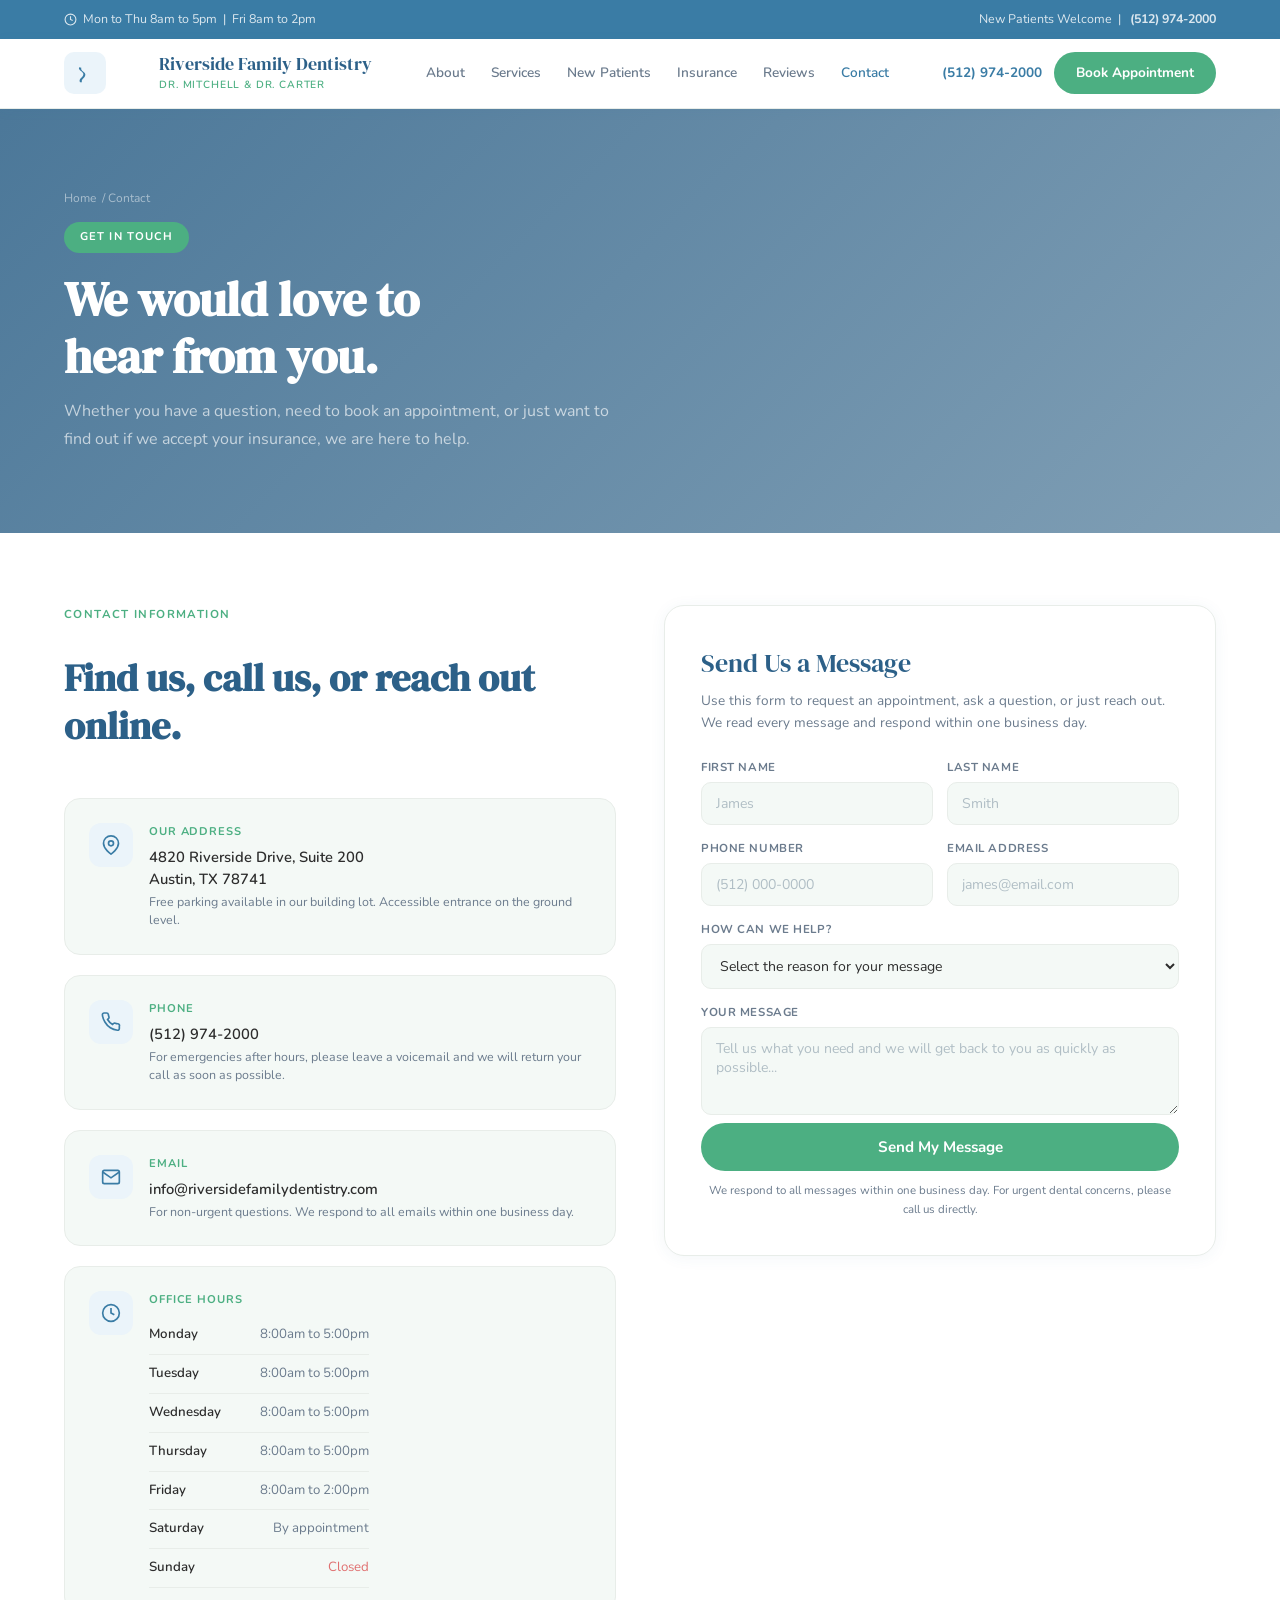
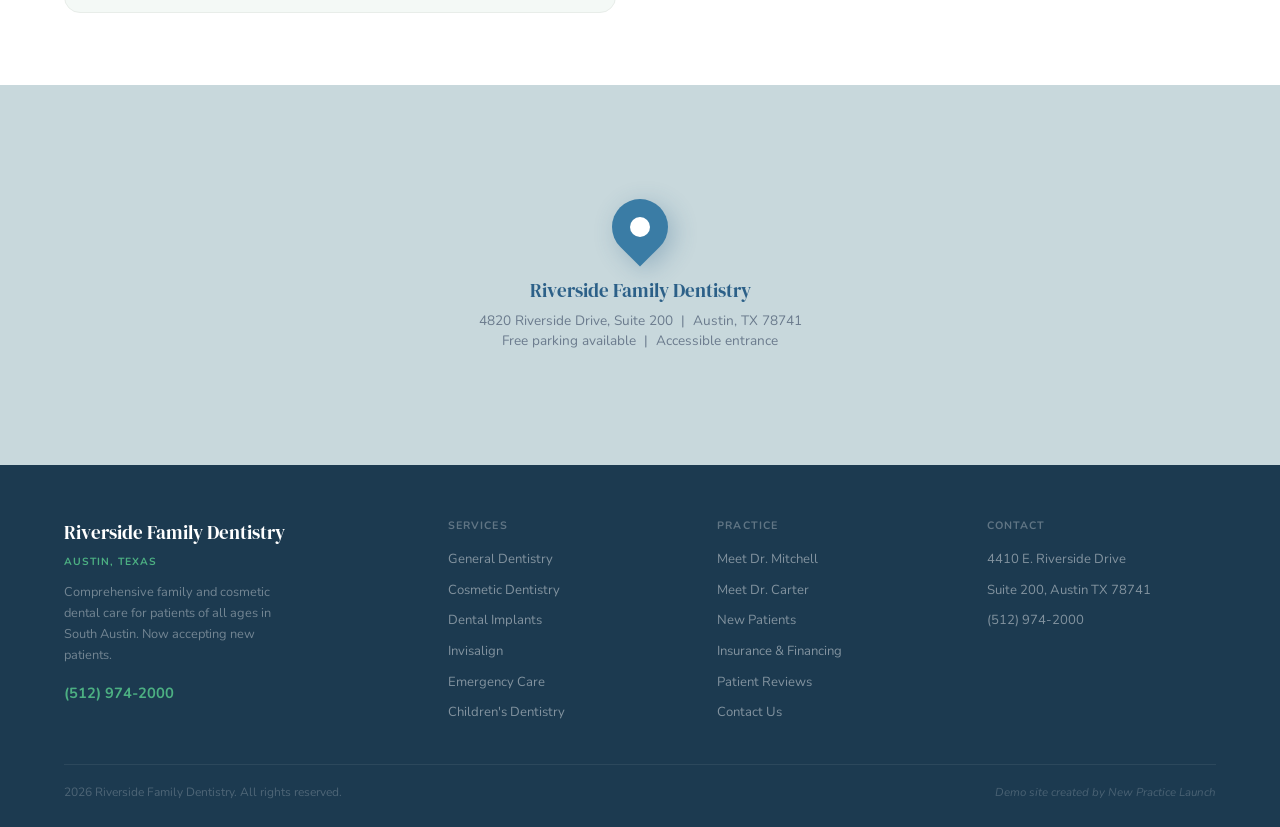
<file: contact/index.html>
<!DOCTYPE html>
<html lang="en">
<head>
  <meta charset="UTF-8">
  <meta name="viewport" content="width=device-width, initial-scale=1.0">
  <title>Contact Us | Riverside Family Dentistry | Austin, TX</title>
  <meta name="description" content="Contact Riverside Family Dentistry in Austin, TX. Call (512) 974-2000 or book online. Located at 4820 Riverside Drive, Suite 200, Austin TX 78741.">
  <link rel="preconnect" href="https://fonts.googleapis.com">
  <link href="https://fonts.googleapis.com/css2?family=DM+Serif+Display:ital@0;1&family=Nunito:wght@300;400;500;600;700&display=swap" rel="stylesheet">
  <link rel="stylesheet" href="../shared.css">
  <style>
    .contact-grid { display: grid; grid-template-columns: 1fr 1fr; gap: 48px; align-items: start; }
    .contact-info { display: flex; flex-direction: column; gap: 20px; }
    .contact-card { background: var(--alt); border-radius: 16px; padding: 24px; border: 1px solid var(--border); display: flex; gap: 16px; align-items: flex-start; }
    .contact-card-icon { width: 44px; height: 44px; background: var(--blue-lt); border-radius: 12px; display: flex; align-items: center; justify-content: center; color: var(--blue); flex-shrink: 0; }
    .contact-card-label { font-size: 0.7rem; font-weight: 700; text-transform: uppercase; letter-spacing: 0.08em; color: var(--green); margin-bottom: 4px; }
    .contact-card-val { font-size: 0.92rem; color: var(--text); font-weight: 600; line-height: 1.5; }
    .contact-card-sub { font-size: 0.78rem; color: var(--muted); margin-top: 3px; line-height: 1.5; }
    .hours-grid { display: flex; flex-direction: column; gap: 0; margin-top: 6px; }
    .hours-row { display: flex; justify-content: space-between; align-items: center; font-size: 0.83rem; padding: 8px 0; border-bottom: 1px solid var(--border); gap: 16px; }
    .hours-day { color: var(--text); font-weight: 600; min-width: 95px; flex-shrink: 0; }
    .hours-time { color: var(--muted); text-align: right; }
    .hours-time.closed { color: #E07070; }
    .form-card { background: var(--white); border-radius: 20px; padding: 36px; border: 1px solid var(--border); box-shadow: 0 2px 16px rgba(44,96,136,0.06); }
    .form-title { font-family: 'DM Serif Display', serif; font-size: 1.6rem; color: var(--blue-dark); margin-bottom: 6px; }
    .form-sub { font-size: 0.85rem; color: var(--muted); margin-bottom: 24px; line-height: 1.6; }
    .form-grid { display: grid; grid-template-columns: 1fr 1fr; gap: 14px; }
    .fg { display: flex; flex-direction: column; gap: 5px; }
    .fg.full { grid-column: 1 / -1; }
    .fg label { font-size: 0.72rem; font-weight: 700; color: var(--muted); letter-spacing: 0.05em; text-transform: uppercase; }
    .fg input, .fg select, .fg textarea { padding: 11px 14px; border-radius: 10px; border: 1.5px solid var(--border); background: var(--alt); font-family: 'Nunito', sans-serif; font-size: 0.88rem; color: var(--text); outline: none; transition: border-color 0.2s; width: 100%; }
    .fg input:focus, .fg select:focus, .fg textarea:focus { border-color: var(--blue); }
    .fg input::placeholder, .fg textarea::placeholder { color: #B0BEC5; }
    .fg textarea { resize: vertical; min-height: 88px; }
    .form-submit { width: 100%; background: var(--green); color: var(--white); font-family: 'Nunito', sans-serif; font-size: 0.95rem; font-weight: 700; padding: 14px; border-radius: 100px; border: none; cursor: pointer; margin-top: 8px; transition: background 0.2s; }
    .form-submit:hover { background: #3D9E70; }
    .form-note { font-size: 0.72rem; color: var(--muted); text-align: center; margin-top: 10px; }
    .map-section { background: var(--alt); padding: 0; height: 380px; background: #C8D8DC; display: flex; align-items: center; justify-content: center; }
    .map-inner { text-align: center; }
    .map-pin-wrap { width: 56px; height: 56px; background: var(--blue); border-radius: 50% 50% 50% 0; transform: rotate(-45deg); margin: 0 auto 20px; display: flex; align-items: center; justify-content: center; box-shadow: 0 8px 24px rgba(44,96,136,0.3); }
    .map-pin-dot { width: 20px; height: 20px; background: var(--white); border-radius: 50%; transform: rotate(45deg); }
    .map-name { font-family: 'DM Serif Display', serif; font-size: 1.2rem; color: var(--blue-dark); margin-bottom: 4px; }
    .map-addr { font-size: 0.85rem; color: var(--muted); line-height: 1.5; }
    @media (max-width: 1024px) { .contact-grid { grid-template-columns: 1fr; } }
    @media (max-width: 768px) { .form-grid { grid-template-columns: 1fr; } .form-card { padding: 24px; } }
  </style>
<link rel="icon" type="image/svg+xml" href="data:image/svg+xml,%3Csvg xmlns='http://www.w3.org/2000/svg' viewBox='0 0 120 120'%3E%3Crect width='120' height='120' rx='24' fill='%232C6088'/%3E%3Cpath d='M25 25C15 45 55 50 50 70C46 88 20 92 30 115L42 115C35 98 58 92 62 72C66 52 30 48 38 28Z' fill='%23FFFFFF'/%3E%3C/svg%3E">
</head>
<body>

<div class="topbar">
  <span><svg width="13" height="13" fill="none" stroke="currentColor" stroke-width="2" viewBox="0 0 24 24"><circle cx="12" cy="12" r="10"/><polyline points="12 6 12 12 16 14"/></svg> Mon to Thu 8am to 5pm &nbsp;|&nbsp; Fri 8am to 2pm</span>
  <span>New Patients Welcome &nbsp;|&nbsp; <span class="topbar-phone">(512) 974-2000</span></span>
</div>

<nav class="nav">
  <a href="../index.html" class="nav-logo-wrap" style="text-decoration:none;color:inherit;">
    <div class="nav-logo-icon"><svg width="20" height="20" viewBox="0 0 120 120"><path d="M25 25C15 45 55 50 50 70C46 88 20 92 30 115L42 115C35 98 58 92 62 72C66 52 30 48 38 28Z" fill="#3A7CA5"/></svg></div>
    <div>
      <div class="nav-logo-name"><a href="../index.html">Riverside Family Dentistry</a></div>
      <div class="nav-logo-sub">Dr. Mitchell &amp; Dr. Carter</div>
    </div>
  </a>
<div class="nav-links">
    <a href="../about/">About</a>
    <a href="../services/">Services</a>
    <a href="../new-patients/">New Patients</a>
    <a href="../index.html#insurance">Insurance</a>
    <a href="../index.html#reviews">Reviews</a>
    <a href="index.html" class="active">Contact</a>
  </div>
  <div class="nav-right">
    <a href="tel:5129742000" class="nav-tel">(512) 974-2000</a>
    <a href="../contact/" class="nav-book">Book Appointment</a>
    <button class="nav-hamburger" id="hamburger" aria-label="Open menu">
        <span></span>
        <span></span>
        <span></span>
      </button>
  </div>
</nav>
  <!-- MOBILE NAV -->
  <div class="mobile-nav" id="mobileNav">
    <a href="../about/" onclick="closeMobileNav()">About</a>
    <a href="../services/" onclick="closeMobileNav()">Services</a>
    <a href="../new-patients/" onclick="closeMobileNav()">New Patients</a>
    <a href="../index.html#insurance" onclick="closeMobileNav()">Insurance</a>
    <a href="../index.html#reviews" onclick="closeMobileNav()">Reviews</a>
    <a href="../contact/" onclick="closeMobileNav()">Contact</a>
    <a href="../contact/" class="mobile-nav-book" onclick="closeMobileNav()">Book Appointment</a>
  </div>

<div class="page-hero">
  <div class="page-hero-breadcrumb"><a href="../index.html">Home</a> / Contact</div>
  <div class="page-hero-tag">Get in Touch</div>
  <h1>We would love to<br>hear from you.</h1>
  <p>Whether you have a question, need to book an appointment, or just want to find out if we accept your insurance, we are here to help.</p>
</div>

<section class="section" style="background:var(--white);">
  <div class="contact-grid">
    <div class="contact-info">
      <span class="sec-label">Contact Information</span>
      <h2 class="sec-h2" style="margin-bottom:28px;">Find us, call us, or reach out online.</h2>

      <div class="contact-card">
        <div class="contact-card-icon">
          <svg width="20" height="20" fill="none" stroke="currentColor" stroke-width="2" viewBox="0 0 24 24"><path d="M21 10c0 7-9 13-9 13s-9-6-9-13a9 9 0 0 1 18 0z"/><circle cx="12" cy="10" r="3"/></svg>
        </div>
        <div>
          <div class="contact-card-label">Our Address</div>
          <div class="contact-card-val">4820 Riverside Drive, Suite 200<br>Austin, TX 78741</div>
          <div class="contact-card-sub">Free parking available in our building lot. Accessible entrance on the ground level.</div>
        </div>
      </div>

      <div class="contact-card">
        <div class="contact-card-icon">
          <svg width="20" height="20" fill="none" stroke="currentColor" stroke-width="2" viewBox="0 0 24 24"><path d="M22 16.92v3a2 2 0 0 1-2.18 2 19.79 19.79 0 0 1-8.63-3.07A19.5 19.5 0 0 1 4.69 12a19.79 19.79 0 0 1-3-8.59A2 2 0 0 1 3.77 1.2h3a2 2 0 0 1 2 1.72c.127.96.361 1.903.7 2.81a2 2 0 0 1-.45 2.11L7.91 8.96a16 16 0 0 0 6 6l1.12-1.12a2 2 0 0 1 2.11-.45c.907.339 1.85.573 2.81.7A2 2 0 0 1 22 16.92z"/></svg>
        </div>
        <div>
          <div class="contact-card-label">Phone</div>
          <div class="contact-card-val">(512) 974-2000</div>
          <div class="contact-card-sub">For emergencies after hours, please leave a voicemail and we will return your call as soon as possible.</div>
        </div>
      </div>

      <div class="contact-card">
        <div class="contact-card-icon">
          <svg width="20" height="20" fill="none" stroke="currentColor" stroke-width="2" viewBox="0 0 24 24"><path d="M4 4h16c1.1 0 2 .9 2 2v12c0 1.1-.9 2-2 2H4c-1.1 0-2-.9-2-2V6c0-1.1.9-2 2-2z"/><polyline points="22,6 12,13 2,6"/></svg>
        </div>
        <div>
          <div class="contact-card-label">Email</div>
          <div class="contact-card-val">info@riversidefamilydentistry.com</div>
          <div class="contact-card-sub">For non-urgent questions. We respond to all emails within one business day.</div>
        </div>
      </div>

      <div class="contact-card">
        <div class="contact-card-icon">
          <svg width="20" height="20" fill="none" stroke="currentColor" stroke-width="2" viewBox="0 0 24 24"><circle cx="12" cy="12" r="10"/><polyline points="12 6 12 12 16 14"/></svg>
        </div>
        <div>
          <div class="contact-card-label">Office Hours</div>
          <div class="hours-grid">
            <div class="hours-row"><span class="hours-day">Monday</span><span class="hours-time">8:00am to 5:00pm</span></div>
            <div class="hours-row"><span class="hours-day">Tuesday</span><span class="hours-time">8:00am to 5:00pm</span></div>
            <div class="hours-row"><span class="hours-day">Wednesday</span><span class="hours-time">8:00am to 5:00pm</span></div>
            <div class="hours-row"><span class="hours-day">Thursday</span><span class="hours-time">8:00am to 5:00pm</span></div>
            <div class="hours-row"><span class="hours-day">Friday</span><span class="hours-time">8:00am to 2:00pm</span></div>
            <div class="hours-row"><span class="hours-day">Saturday</span><span class="hours-time">By appointment</span></div>
            <div class="hours-row"><span class="hours-day">Sunday</span><span class="hours-time closed">Closed</span></div>
          </div>
        </div>
      </div>
    </div>

    <div class="form-card">
      <div class="form-title">Send Us a Message</div>
      <p class="form-sub">Use this form to request an appointment, ask a question, or just reach out. We read every message and respond within one business day.</p>
      <form action="https://usebasin.com/f/c9396bad8f2e" method="POST">
      <input type="hidden" name="_subject" value="New Message - Contact Page">
      <div class="form-grid">
        <div class="fg"><label>First Name</label><input type="text" name="first_name" placeholder="James" required></div>
        <div class="fg"><label>Last Name</label><input type="text" name="last_name" placeholder="Smith" required></div>
        <div class="fg"><label>Phone Number</label><input type="tel" name="phone" placeholder="(512) 000-0000" required></div>
        <div class="fg"><label>Email Address</label><input type="email" name="email" placeholder="james@email.com" required></div>
        <div class="fg full">
          <label>How Can We Help?</label>
          <select name="reason">
            <option value="" disabled selected>Select the reason for your message</option>
            <option>Request a new patient appointment</option>
            <option>Verify insurance coverage</option>
            <option>Ask about a specific service</option>
            <option>Emergency dental concern</option>
            <option>Cancel or reschedule appointment</option>
            <option>General question</option>
          </select>
        </div>
        <div class="fg full"><label>Your Message</label><textarea name="message" placeholder="Tell us what you need and we will get back to you as quickly as possible..."></textarea></div>
      </div>
      <button type="submit" class="form-submit">Send My Message</button>
      </form>
      <div class="form-note">We respond to all messages within one business day. For urgent dental concerns, please call us directly.</div>
    </div>
  </div>
</section>

<div class="map-section">
  <div class="map-inner">
    <div class="map-pin-wrap"><div class="map-pin-dot"></div></div>
    <div class="map-name">Riverside Family Dentistry</div>
    <div class="map-addr">4820 Riverside Drive, Suite 200 &nbsp;|&nbsp; Austin, TX 78741<br>Free parking available &nbsp;|&nbsp; Accessible entrance</div>
  </div>
</div>

<footer>
  <div class="footer-grid">
    <div>
      <div class="ft-name">Riverside Family Dentistry</div>
      <div class="ft-sub">Austin, Texas</div>
      <p class="ft-tag">Comprehensive family and cosmetic dental care for patients of all ages in South Austin. Now accepting new patients.</p>
      <div class="ft-phone">(512) 974-2000</div>
    </div>
    <div class="ft-col"><h4>Services</h4><ul>
      <li><a href="../services/general-dentistry.html">General Dentistry</a></li>
      <li><a href="../services/cosmetic-dentistry.html">Cosmetic Dentistry</a></li>
      <li><a href="../services/dental-implants.html">Dental Implants</a></li>
      <li><a href="../services/invisalign.html">Invisalign</a></li>
      <li><a href="../services/emergency-dental-care.html">Emergency Care</a></li>
      <li><a href="../services/childrens-dentistry.html">Children's Dentistry</a></li>
    </ul></div>
    <div class="ft-col"><h4>Practice</h4><ul>
      <li><a href="../about/">Meet Dr. Mitchell</a></li>
      <li><a href="../about/">Meet Dr. Carter</a></li>
      <li><a href="../new-patients/">New Patients</a></li>
      <li><a href="../index.html#insurance">Insurance &amp; Financing</a></li>
      <li><a href="../index.html#reviews">Patient Reviews</a></li>
      <li><a href="../contact/">Contact Us</a></li>
    </ul></div>
    <div class="ft-col"><h4>Contact</h4><ul>
      <li>4410 E. Riverside Drive</li>
      <li>Suite 200, Austin TX 78741</li>
      <li>(512) 974-2000</li>
    </ul></div>
  </div>
  <div class="footer-bottom">
    <span class="ft-copy">2026 Riverside Family Dentistry. All rights reserved.</span>
    <span class="ft-demo">Demo site created by New Practice Launch</span>
  </div>
</footer>

  <script>
    const hamburger = document.getElementById('hamburger');
    const mobileNav = document.getElementById('mobileNav');
    hamburger.addEventListener('click', () => {
      hamburger.classList.toggle('open');
      mobileNav.classList.toggle('open');
    });
    function closeMobileNav() {
      hamburger.classList.remove('open');
      mobileNav.classList.remove('open');
    }
    window.addEventListener('scroll', () => {
      if (mobileNav.classList.contains('open')) closeMobileNav();
    });
  </script>
</body>
</html>
</file>
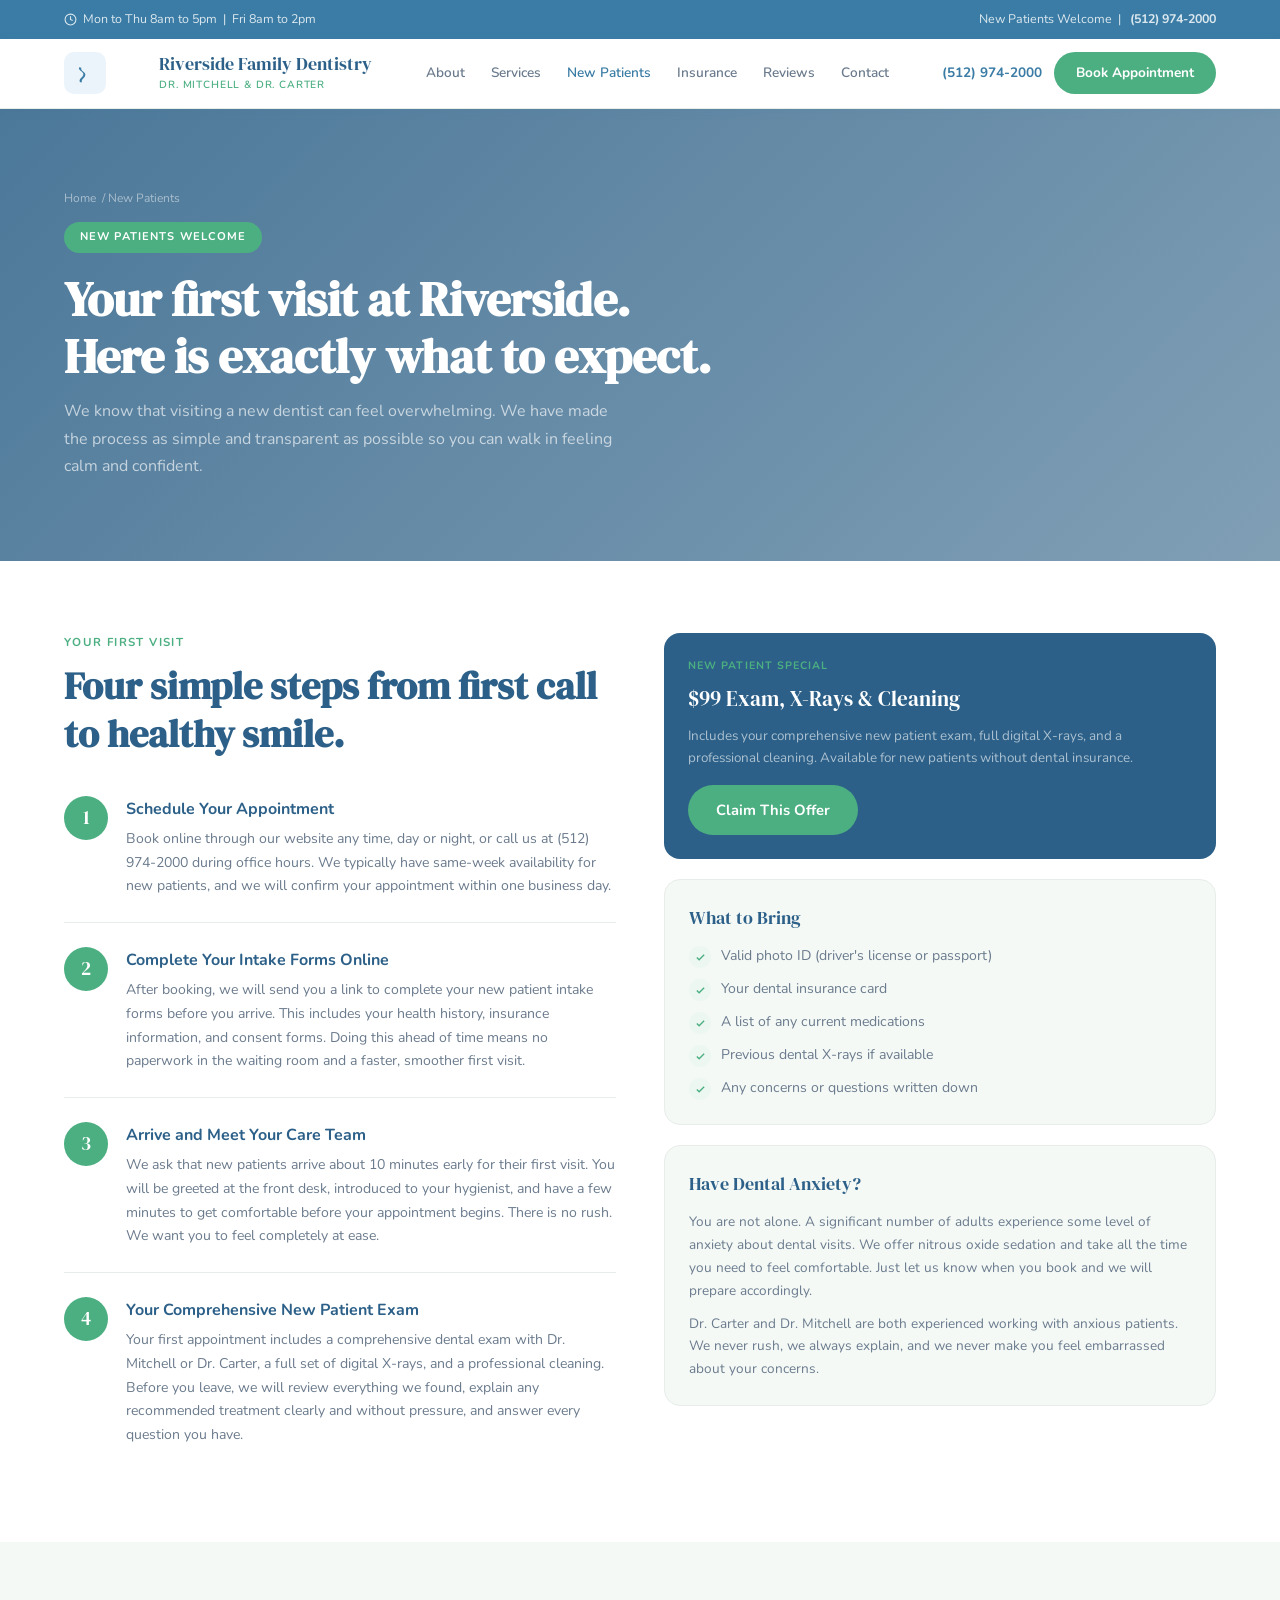
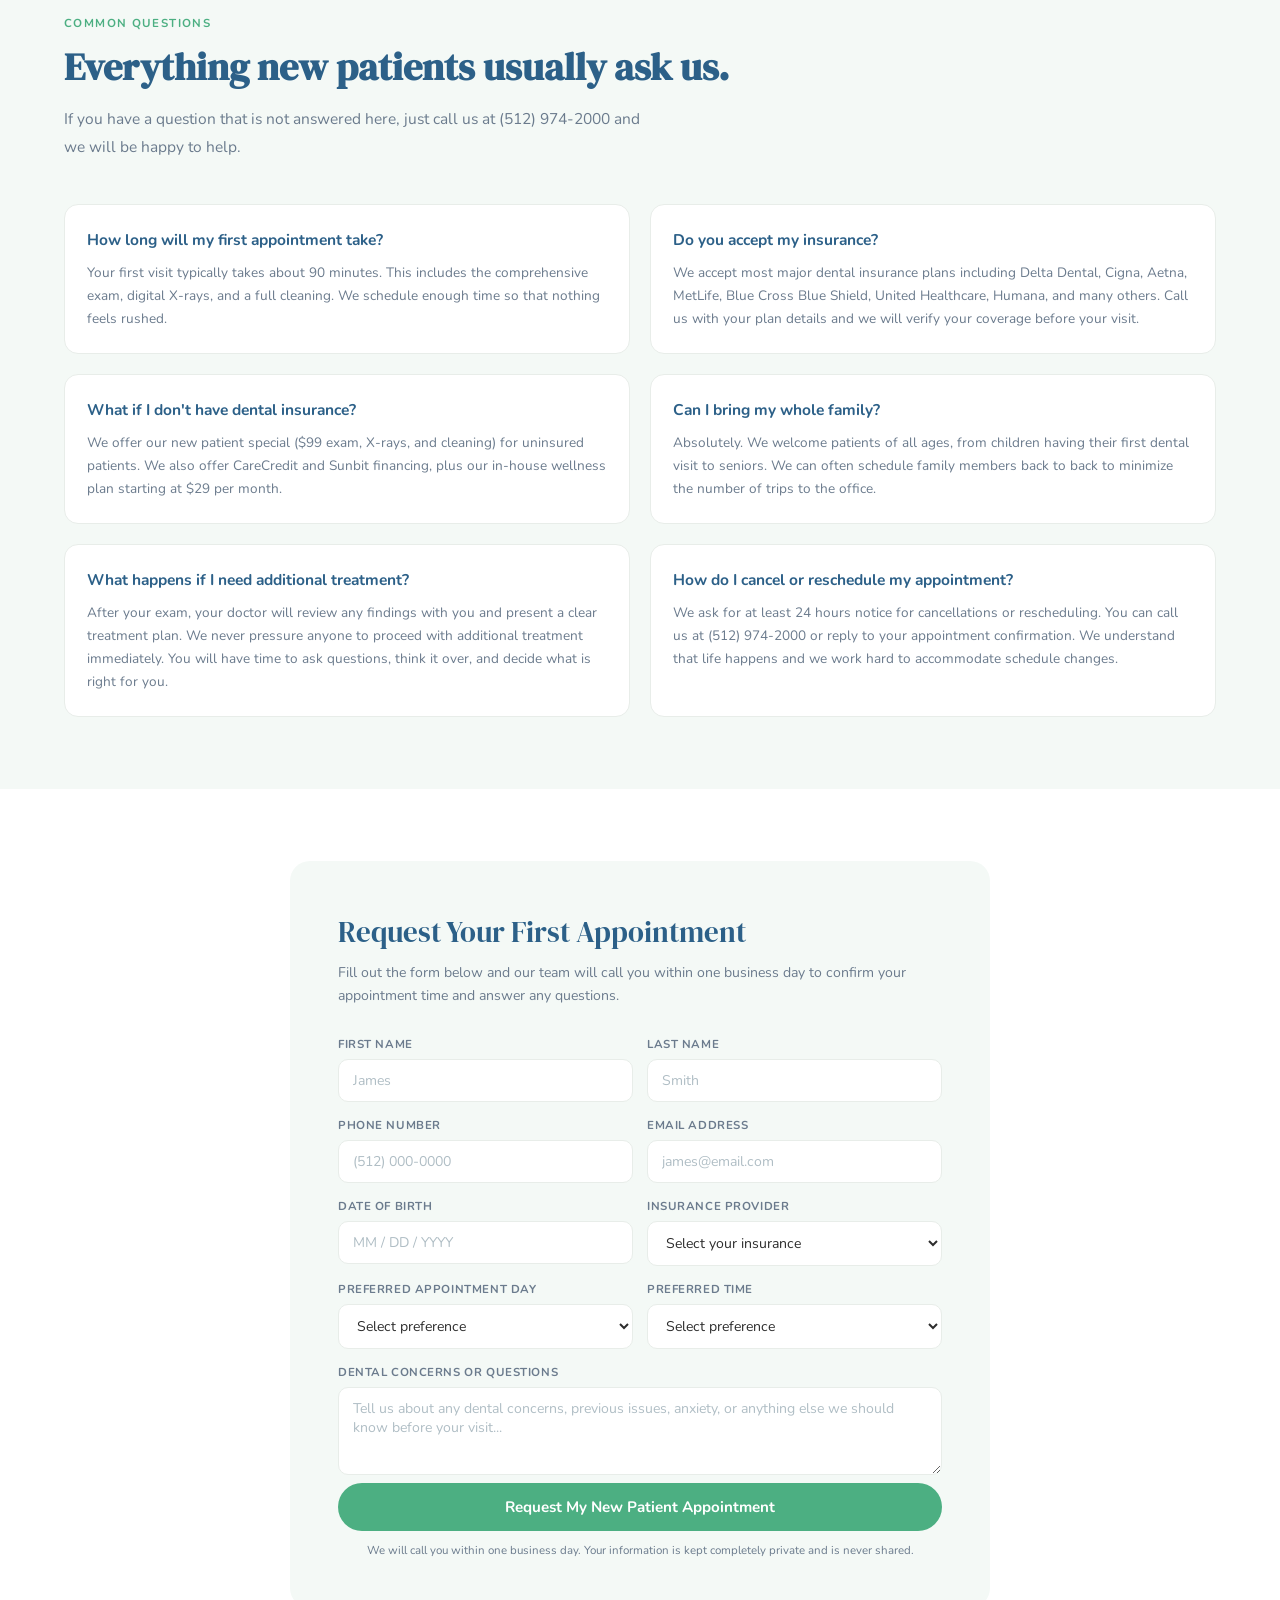
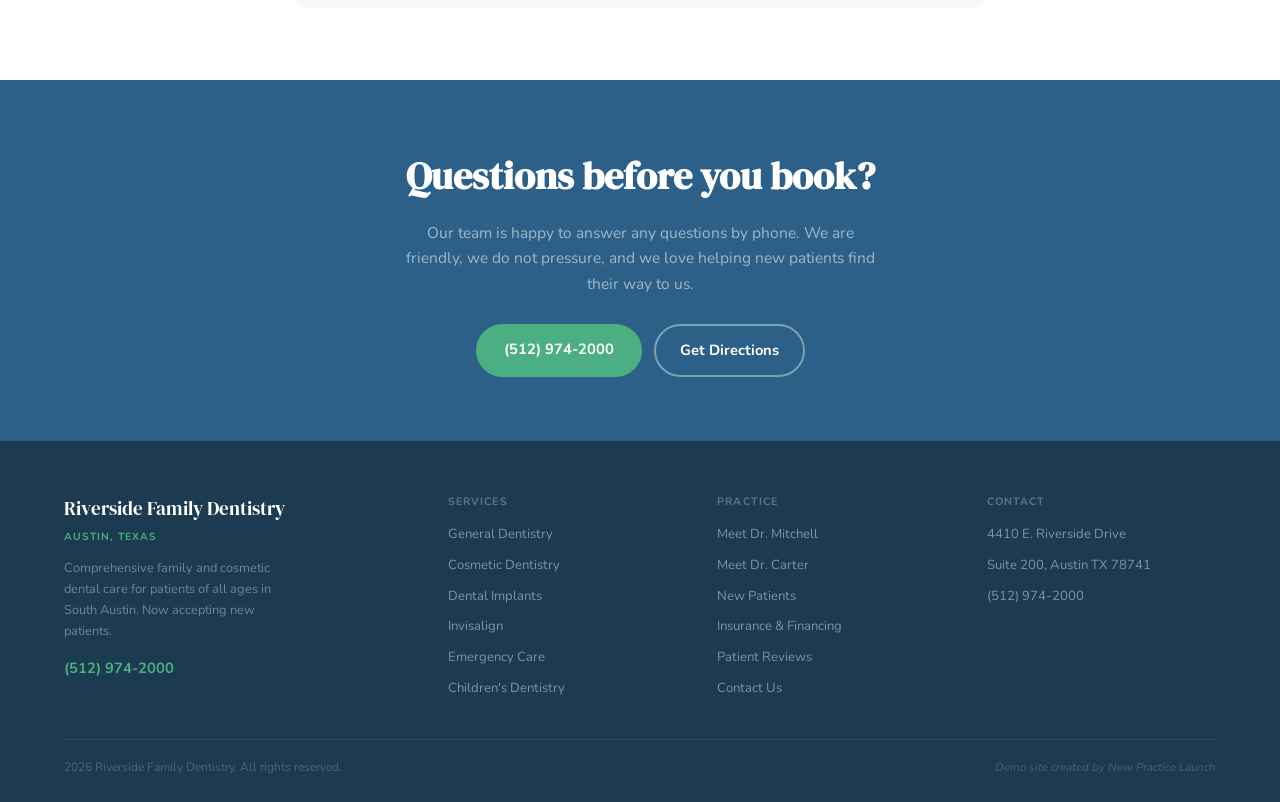
<file: new-patients/index.html>
<!DOCTYPE html>
<html lang="en">
<head>
  <meta charset="UTF-8">
  <meta name="viewport" content="width=device-width, initial-scale=1.0">
  <title>New Patients | Riverside Family Dentistry | Austin, TX</title>
  <meta name="description" content="New to Riverside Family Dentistry in Austin, TX? Here is everything you need to know before your first visit. Book your appointment online today.">
  <link rel="preconnect" href="https://fonts.googleapis.com">
  <link href="https://fonts.googleapis.com/css2?family=DM+Serif+Display:ital@0;1&family=Nunito:wght@300;400;500;600;700&display=swap" rel="stylesheet">
  <link rel="stylesheet" href="../shared.css">
  <style>
    .np-grid { display: grid; grid-template-columns: 1fr 1fr; gap: 48px; align-items: start; }
    .np-steps { display: flex; flex-direction: column; gap: 0; }
    .np-step { display: flex; gap: 18px; align-items: flex-start; padding: 24px 0; border-bottom: 1px solid var(--border); }
    .np-step:last-child { border-bottom: none; }
    .np-step-num { width: 44px; height: 44px; background: var(--green); border-radius: 50%; display: flex; align-items: center; justify-content: center; font-family: 'DM Serif Display', serif; font-size: 1.2rem; color: var(--white); flex-shrink: 0; }
    .np-step-title { font-size: 1rem; font-weight: 700; color: var(--blue-dark); margin-bottom: 5px; }
    .np-step-desc { font-size: 0.88rem; color: var(--muted); line-height: 1.68; }
    .np-sidebar { display: flex; flex-direction: column; gap: 20px; }
    .sidebar-card { background: var(--alt); border-radius: 16px; padding: 24px; border: 1px solid var(--border); }
    .sidebar-card-title { font-family: 'DM Serif Display', serif; font-size: 1.1rem; color: var(--blue-dark); margin-bottom: 12px; }
    .sidebar-card p { font-size: 0.85rem; color: var(--muted); line-height: 1.68; margin-bottom: 10px; }
    .sidebar-card p:last-child { margin-bottom: 0; }
    .special-card { background: var(--blue-dark); border-radius: 16px; padding: 24px; }
    .special-card-label { font-size: 0.67rem; font-weight: 700; text-transform: uppercase; letter-spacing: 0.1em; color: var(--green); margin-bottom: 8px; }
    .special-card-title { font-family: 'DM Serif Display', serif; font-size: 1.3rem; color: var(--white); margin-bottom: 8px; }
    .special-card p { font-size: 0.84rem; color: rgba(255,255,255,0.6); line-height: 1.65; margin-bottom: 16px; }
    .bring-list { display: flex; flex-direction: column; gap: 10px; }
    .bring-item { display: flex; align-items: flex-start; gap: 10px; font-size: 0.88rem; color: var(--muted); line-height: 1.5; }
    .bring-check { width: 22px; height: 22px; background: var(--green-lt); border-radius: 50%; display: flex; align-items: center; justify-content: center; flex-shrink: 0; color: var(--green); margin-top: 1px; }
    .faq-section { background: var(--alt); padding: 72px 5%; }
    .faq-grid { display: grid; grid-template-columns: 1fr 1fr; gap: 20px; }
    .faq-item { background: var(--white); border-radius: 14px; padding: 22px; border: 1px solid var(--border); }
    .faq-q { font-size: 0.97rem; font-weight: 700; color: var(--blue-dark); margin-bottom: 10px; }
    .faq-a { font-size: 0.85rem; color: var(--muted); line-height: 1.68; }
    .form-section { background: var(--white); padding: 72px 5%; }
    .form-inner { background: var(--alt); border-radius: 20px; padding: 48px; max-width: 700px; margin: 0 auto; }
    .form-title { font-family: 'DM Serif Display', serif; font-size: 1.8rem; color: var(--blue-dark); margin-bottom: 6px; }
    .form-sub { font-size: 0.88rem; color: var(--muted); margin-bottom: 28px; line-height: 1.6; }
    .form-grid { display: grid; grid-template-columns: 1fr 1fr; gap: 14px; }
    .fg { display: flex; flex-direction: column; gap: 5px; }
    .fg.full { grid-column: 1 / -1; }
    .fg label { font-size: 0.72rem; font-weight: 700; color: var(--muted); letter-spacing: 0.05em; text-transform: uppercase; }
    .fg input, .fg select, .fg textarea {
      padding: 11px 14px; border-radius: 10px; border: 1.5px solid var(--border);
      background: var(--white); font-family: 'Nunito', sans-serif; font-size: 0.88rem;
      color: var(--text); outline: none; transition: border-color 0.2s; width: 100%;
    }
    .fg input:focus, .fg select:focus, .fg textarea:focus { border-color: var(--blue); }
    .fg input::placeholder, .fg textarea::placeholder { color: #B0BEC5; }
    .fg textarea { resize: vertical; min-height: 88px; }
    .form-submit { width: 100%; background: var(--green); color: var(--white); font-family: 'Nunito', sans-serif; font-size: 0.95rem; font-weight: 700; padding: 14px; border-radius: 100px; border: none; cursor: pointer; margin-top: 8px; transition: background 0.2s; }
    .form-submit:hover { background: #3D9E70; }
    .form-note { font-size: 0.72rem; color: var(--muted); text-align: center; margin-top: 10px; }
    @media (max-width: 1024px) { .np-grid { grid-template-columns: 1fr; } .faq-grid { grid-template-columns: 1fr; } }
    @media (max-width: 768px) { .form-grid { grid-template-columns: 1fr; } .form-inner { padding: 28px; } }
  </style>
<link rel="icon" type="image/svg+xml" href="data:image/svg+xml,%3Csvg xmlns='http://www.w3.org/2000/svg' viewBox='0 0 120 120'%3E%3Crect width='120' height='120' rx='24' fill='%232C6088'/%3E%3Cpath d='M25 25C15 45 55 50 50 70C46 88 20 92 30 115L42 115C35 98 58 92 62 72C66 52 30 48 38 28Z' fill='%23FFFFFF'/%3E%3C/svg%3E">
</head>
<body>

<div class="topbar">
  <span><svg width="13" height="13" fill="none" stroke="currentColor" stroke-width="2" viewBox="0 0 24 24"><circle cx="12" cy="12" r="10"/><polyline points="12 6 12 12 16 14"/></svg> Mon to Thu 8am to 5pm &nbsp;|&nbsp; Fri 8am to 2pm</span>
  <span>New Patients Welcome &nbsp;|&nbsp; <span class="topbar-phone">(512) 974-2000</span></span>
</div>

<nav class="nav">
  <a href="../index.html" class="nav-logo-wrap" style="text-decoration:none;color:inherit;">
    <div class="nav-logo-icon"><svg width="20" height="20" viewBox="0 0 120 120"><path d="M25 25C15 45 55 50 50 70C46 88 20 92 30 115L42 115C35 98 58 92 62 72C66 52 30 48 38 28Z" fill="#3A7CA5"/></svg></div>
    <div>
      <div class="nav-logo-name"><a href="../index.html">Riverside Family Dentistry</a></div>
      <div class="nav-logo-sub">Dr. Mitchell &amp; Dr. Carter</div>
    </div>
  </a>
<div class="nav-links">
    <a href="../about/">About</a>
    <a href="../services/">Services</a>
    <a href="index.html" class="active">New Patients</a>
    <a href="../index.html#insurance">Insurance</a>
    <a href="../index.html#reviews">Reviews</a>
    <a href="../contact/">Contact</a>
  </div>
  <div class="nav-right">
    <a href="tel:5129742000" class="nav-tel">(512) 974-2000</a>
    <a href="../contact/" class="nav-book">Book Appointment</a>
    <button class="nav-hamburger" id="hamburger" aria-label="Open menu">
        <span></span>
        <span></span>
        <span></span>
      </button>
  </div>
</nav>
  <!-- MOBILE NAV -->
  <div class="mobile-nav" id="mobileNav">
    <a href="../about/" onclick="closeMobileNav()">About</a>
    <a href="../services/" onclick="closeMobileNav()">Services</a>
    <a href="../new-patients/" onclick="closeMobileNav()">New Patients</a>
    <a href="../index.html#insurance" onclick="closeMobileNav()">Insurance</a>
    <a href="../index.html#reviews" onclick="closeMobileNav()">Reviews</a>
    <a href="../contact/" onclick="closeMobileNav()">Contact</a>
    <a href="../contact/" class="mobile-nav-book" onclick="closeMobileNav()">Book Appointment</a>
  </div>

<div class="page-hero">
  <div class="page-hero-breadcrumb"><a href="../index.html">Home</a> / New Patients</div>
  <div class="page-hero-tag">New Patients Welcome</div>
  <h1>Your first visit at Riverside.<br>Here is exactly what to expect.</h1>
  <p>We know that visiting a new dentist can feel overwhelming. We have made the process as simple and transparent as possible so you can walk in feeling calm and confident.</p>
</div>

<section class="section" style="background:var(--white);">
  <div class="np-grid">
    <div>
      <span class="sec-label">Your First Visit</span>
      <h2 class="sec-h2">Four simple steps from first call to healthy smile.</h2>
      <div class="np-steps">
        <div class="np-step">
          <div class="np-step-num">1</div>
          <div>
            <div class="np-step-title">Schedule Your Appointment</div>
            <p class="np-step-desc">Book online through our website any time, day or night, or call us at (512) 974-2000 during office hours. We typically have same-week availability for new patients, and we will confirm your appointment within one business day.</p>
          </div>
        </div>
        <div class="np-step">
          <div class="np-step-num">2</div>
          <div>
            <div class="np-step-title">Complete Your Intake Forms Online</div>
            <p class="np-step-desc">After booking, we will send you a link to complete your new patient intake forms before you arrive. This includes your health history, insurance information, and consent forms. Doing this ahead of time means no paperwork in the waiting room and a faster, smoother first visit.</p>
          </div>
        </div>
        <div class="np-step">
          <div class="np-step-num">3</div>
          <div>
            <div class="np-step-title">Arrive and Meet Your Care Team</div>
            <p class="np-step-desc">We ask that new patients arrive about 10 minutes early for their first visit. You will be greeted at the front desk, introduced to your hygienist, and have a few minutes to get comfortable before your appointment begins. There is no rush. We want you to feel completely at ease.</p>
          </div>
        </div>
        <div class="np-step">
          <div class="np-step-num">4</div>
          <div>
            <div class="np-step-title">Your Comprehensive New Patient Exam</div>
            <p class="np-step-desc">Your first appointment includes a comprehensive dental exam with Dr. Mitchell or Dr. Carter, a full set of digital X-rays, and a professional cleaning. Before you leave, we will review everything we found, explain any recommended treatment clearly and without pressure, and answer every question you have.</p>
          </div>
        </div>
      </div>
    </div>
    <div class="np-sidebar">
      <div class="special-card">
        <div class="special-card-label">New Patient Special</div>
        <div class="special-card-title">$99 Exam, X-Rays &amp; Cleaning</div>
        <p>Includes your comprehensive new patient exam, full digital X-rays, and a professional cleaning. Available for new patients without dental insurance.</p>
        <a href="#book" class="btn-green">Claim This Offer</a>
      </div>
      <div class="sidebar-card">
        <div class="sidebar-card-title">What to Bring</div>
        <div class="bring-list">
          <div class="bring-item">
            <div class="bring-check"><svg width="11" height="11" fill="none" stroke="currentColor" stroke-width="3" viewBox="0 0 24 24"><polyline points="20 6 9 17 4 12"/></svg></div>
            Valid photo ID (driver's license or passport)
          </div>
          <div class="bring-item">
            <div class="bring-check"><svg width="11" height="11" fill="none" stroke="currentColor" stroke-width="3" viewBox="0 0 24 24"><polyline points="20 6 9 17 4 12"/></svg></div>
            Your dental insurance card
          </div>
          <div class="bring-item">
            <div class="bring-check"><svg width="11" height="11" fill="none" stroke="currentColor" stroke-width="3" viewBox="0 0 24 24"><polyline points="20 6 9 17 4 12"/></svg></div>
            A list of any current medications
          </div>
          <div class="bring-item">
            <div class="bring-check"><svg width="11" height="11" fill="none" stroke="currentColor" stroke-width="3" viewBox="0 0 24 24"><polyline points="20 6 9 17 4 12"/></svg></div>
            Previous dental X-rays if available
          </div>
          <div class="bring-item">
            <div class="bring-check"><svg width="11" height="11" fill="none" stroke="currentColor" stroke-width="3" viewBox="0 0 24 24"><polyline points="20 6 9 17 4 12"/></svg></div>
            Any concerns or questions written down
          </div>
        </div>
      </div>
      <div class="sidebar-card">
        <div class="sidebar-card-title">Have Dental Anxiety?</div>
        <p>You are not alone. A significant number of adults experience some level of anxiety about dental visits. We offer nitrous oxide sedation and take all the time you need to feel comfortable. Just let us know when you book and we will prepare accordingly.</p>
        <p>Dr. Carter and Dr. Mitchell are both experienced working with anxious patients. We never rush, we always explain, and we never make you feel embarrassed about your concerns.</p>
      </div>
    </div>
  </div>
</section>

<section class="faq-section">
  <span class="sec-label">Common Questions</span>
  <h2 class="sec-h2">Everything new patients usually ask us.</h2>
  <p class="sec-p" style="margin-bottom:44px;">If you have a question that is not answered here, just call us at (512) 974-2000 and we will be happy to help.</p>
  <div class="faq-grid">
    <div class="faq-item">
      <div class="faq-q">How long will my first appointment take?</div>
      <p class="faq-a">Your first visit typically takes about 90 minutes. This includes the comprehensive exam, digital X-rays, and a full cleaning. We schedule enough time so that nothing feels rushed.</p>
    </div>
    <div class="faq-item">
      <div class="faq-q">Do you accept my insurance?</div>
      <p class="faq-a">We accept most major dental insurance plans including Delta Dental, Cigna, Aetna, MetLife, Blue Cross Blue Shield, United Healthcare, Humana, and many others. Call us with your plan details and we will verify your coverage before your visit.</p>
    </div>
    <div class="faq-item">
      <div class="faq-q">What if I don't have dental insurance?</div>
      <p class="faq-a">We offer our new patient special ($99 exam, X-rays, and cleaning) for uninsured patients. We also offer CareCredit and Sunbit financing, plus our in-house wellness plan starting at $29 per month.</p>
    </div>
    <div class="faq-item">
      <div class="faq-q">Can I bring my whole family?</div>
      <p class="faq-a">Absolutely. We welcome patients of all ages, from children having their first dental visit to seniors. We can often schedule family members back to back to minimize the number of trips to the office.</p>
    </div>
    <div class="faq-item">
      <div class="faq-q">What happens if I need additional treatment?</div>
      <p class="faq-a">After your exam, your doctor will review any findings with you and present a clear treatment plan. We never pressure anyone to proceed with additional treatment immediately. You will have time to ask questions, think it over, and decide what is right for you.</p>
    </div>
    <div class="faq-item">
      <div class="faq-q">How do I cancel or reschedule my appointment?</div>
      <p class="faq-a">We ask for at least 24 hours notice for cancellations or rescheduling. You can call us at (512) 974-2000 or reply to your appointment confirmation. We understand that life happens and we work hard to accommodate schedule changes.</p>
    </div>
  </div>
</section>

<section class="form-section" id="book">
  <div class="form-inner">
    <div class="form-title">Request Your First Appointment</div>
    <p class="form-sub">Fill out the form below and our team will call you within one business day to confirm your appointment time and answer any questions.</p>
    <form action="https://usebasin.com/f/c9396bad8f2e" method="POST">
    <input type="hidden" name="_subject" value="New Patient Appointment Request">
    <div class="form-grid">
      <div class="fg"><label>First Name</label><input type="text" name="first_name" placeholder="James" required></div>
      <div class="fg"><label>Last Name</label><input type="text" name="last_name" placeholder="Smith" required></div>
      <div class="fg"><label>Phone Number</label><input type="tel" name="phone" placeholder="(512) 000-0000" required></div>
      <div class="fg"><label>Email Address</label><input type="email" name="email" placeholder="james@email.com" required></div>
      <div class="fg"><label>Date of Birth</label><input type="text" name="date_of_birth" placeholder="MM / DD / YYYY"></div>
      <div class="fg">
        <label>Insurance Provider</label>
        <select name="insurance">
          <option value="" disabled selected>Select your insurance</option>
          <option>Delta Dental</option>
          <option>Cigna</option>
          <option>Aetna</option>
          <option>MetLife</option>
          <option>Blue Cross Blue Shield</option>
          <option>United Healthcare</option>
          <option>No Insurance</option>
          <option>Other</option>
        </select>
      </div>
      <div class="fg">
        <label>Preferred Appointment Day</label>
        <select name="preferred_day">
          <option value="" disabled selected>Select preference</option>
          <option>Monday</option>
          <option>Tuesday</option>
          <option>Wednesday</option>
          <option>Thursday</option>
          <option>Friday</option>
          <option>Saturday (by appointment)</option>
          <option>No preference</option>
        </select>
      </div>
      <div class="fg">
        <label>Preferred Time</label>
        <select name="preferred_time">
          <option value="" disabled selected>Select preference</option>
          <option>Morning (8am to 12pm)</option>
          <option>Afternoon (12pm to 5pm)</option>
          <option>No preference</option>
        </select>
      </div>
      <div class="fg full"><label>Dental concerns or questions</label><textarea name="message" placeholder="Tell us about any dental concerns, previous issues, anxiety, or anything else we should know before your visit..."></textarea></div>
    </div>
    <button type="submit" class="form-submit">Request My New Patient Appointment</button>
    </form>
    <div class="form-note">We will call you within one business day. Your information is kept completely private and is never shared.</div>
  </div>
</section>

<div class="cta-band">
  <h2>Questions before you book?</h2>
  <p>Our team is happy to answer any questions by phone. We are friendly, we do not pressure, and we love helping new patients find their way to us.</p>
  <div class="cta-band-btns">
    <a href="tel:5129742000" class="btn-green">(512) 974-2000</a>
    <a href="../contact/" class="btn-outline" style="color:white;border-color:rgba(255,255,255,0.4);">Get Directions</a>
  </div>
</div>

<footer>
  <div class="footer-grid">
    <div>
      <div class="ft-name">Riverside Family Dentistry</div>
      <div class="ft-sub">Austin, Texas</div>
      <p class="ft-tag">Comprehensive family and cosmetic dental care for patients of all ages in South Austin. Now accepting new patients.</p>
      <div class="ft-phone">(512) 974-2000</div>
    </div>
    <div class="ft-col"><h4>Services</h4><ul>
      <li><a href="../services/general-dentistry.html">General Dentistry</a></li>
      <li><a href="../services/cosmetic-dentistry.html">Cosmetic Dentistry</a></li>
      <li><a href="../services/dental-implants.html">Dental Implants</a></li>
      <li><a href="../services/invisalign.html">Invisalign</a></li>
      <li><a href="../services/emergency-dental-care.html">Emergency Care</a></li>
      <li><a href="../services/childrens-dentistry.html">Children's Dentistry</a></li>
    </ul></div>
    <div class="ft-col"><h4>Practice</h4><ul>
      <li><a href="../about/">Meet Dr. Mitchell</a></li>
      <li><a href="../about/">Meet Dr. Carter</a></li>
      <li><a href="../new-patients/">New Patients</a></li>
      <li><a href="../index.html#insurance">Insurance &amp; Financing</a></li>
      <li><a href="../index.html#reviews">Patient Reviews</a></li>
      <li><a href="../contact/">Contact Us</a></li>
    </ul></div>
    <div class="ft-col"><h4>Contact</h4><ul>
      <li>4410 E. Riverside Drive</li>
      <li>Suite 200, Austin TX 78741</li>
      <li>(512) 974-2000</li>
    </ul></div>
  </div>
  <div class="footer-bottom">
    <span class="ft-copy">2026 Riverside Family Dentistry. All rights reserved.</span>
    <span class="ft-demo">Demo site created by New Practice Launch</span>
  </div>
</footer>

  <script>
    const hamburger = document.getElementById('hamburger');
    const mobileNav = document.getElementById('mobileNav');
    hamburger.addEventListener('click', () => {
      hamburger.classList.toggle('open');
      mobileNav.classList.toggle('open');
    });
    function closeMobileNav() {
      hamburger.classList.remove('open');
      mobileNav.classList.remove('open');
    }
    window.addEventListener('scroll', () => {
      if (mobileNav.classList.contains('open')) closeMobileNav();
    });
  </script>
</body>
</html>
</file>
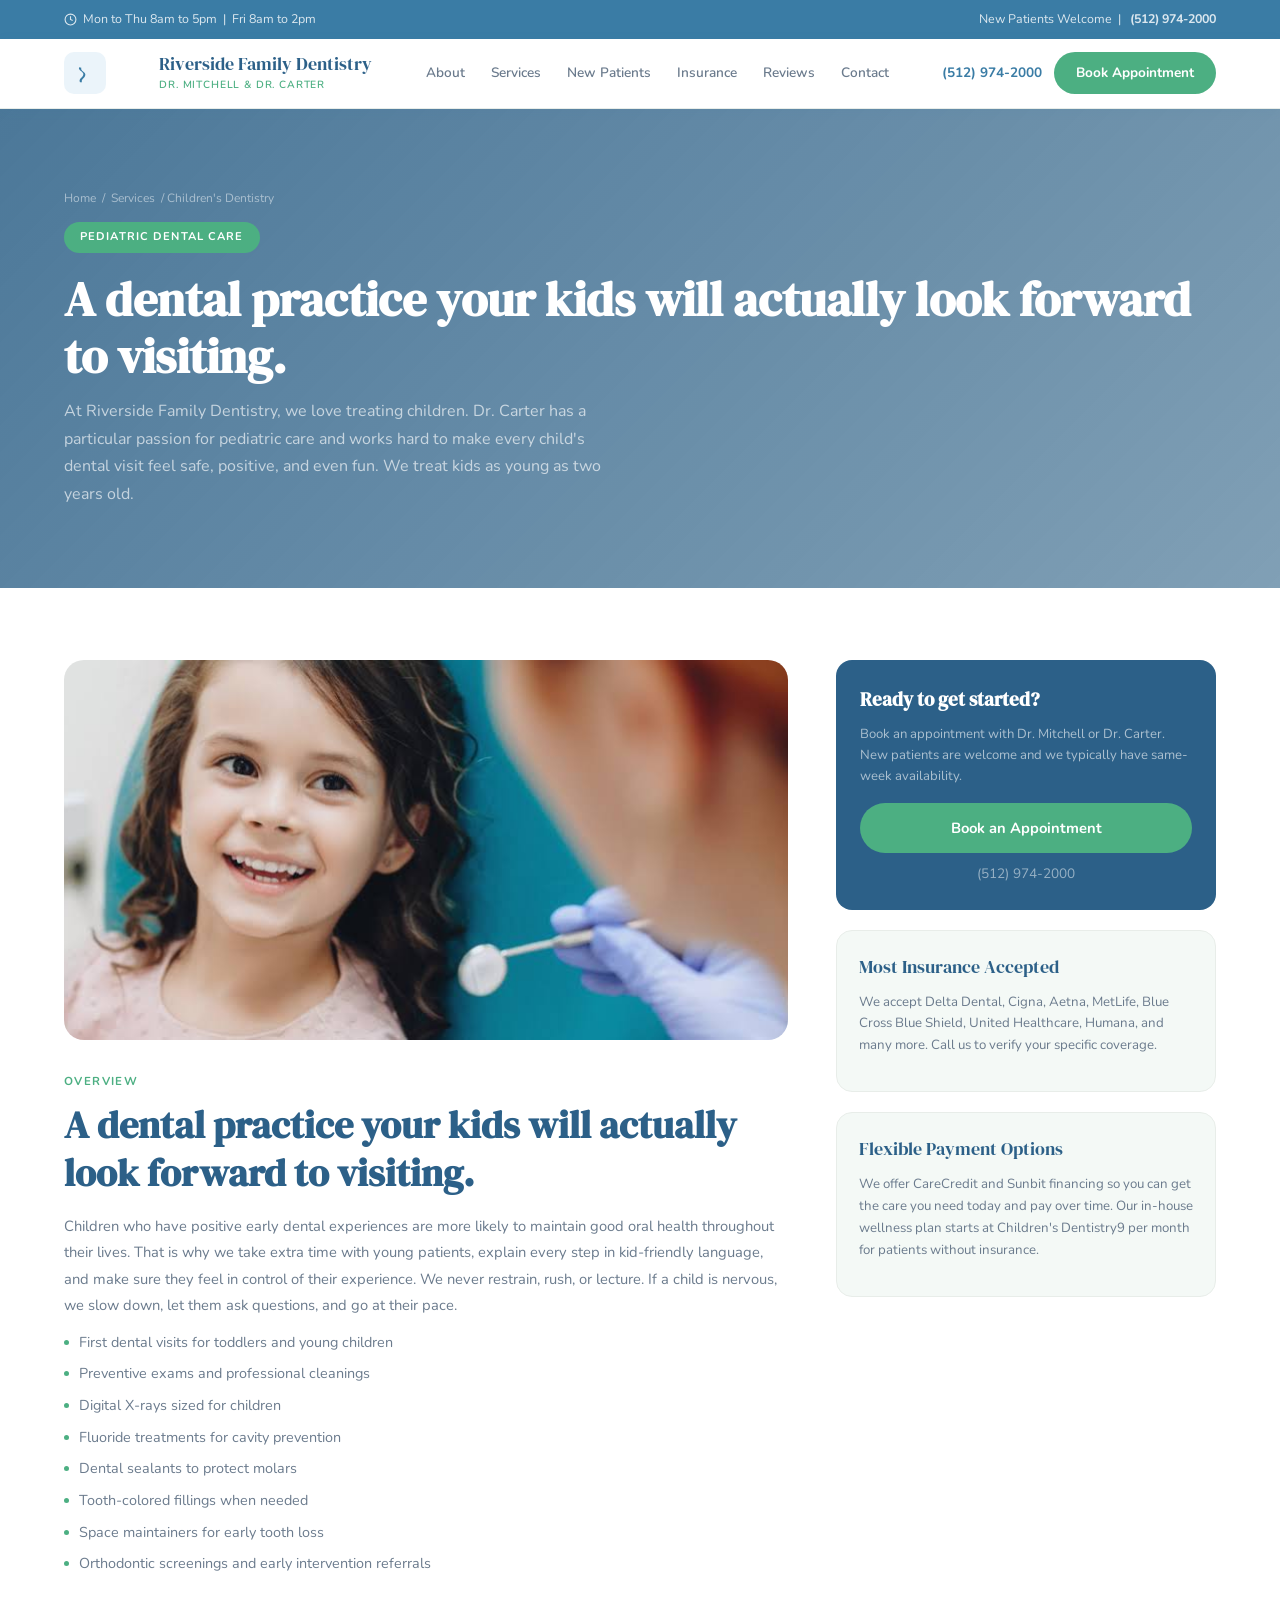
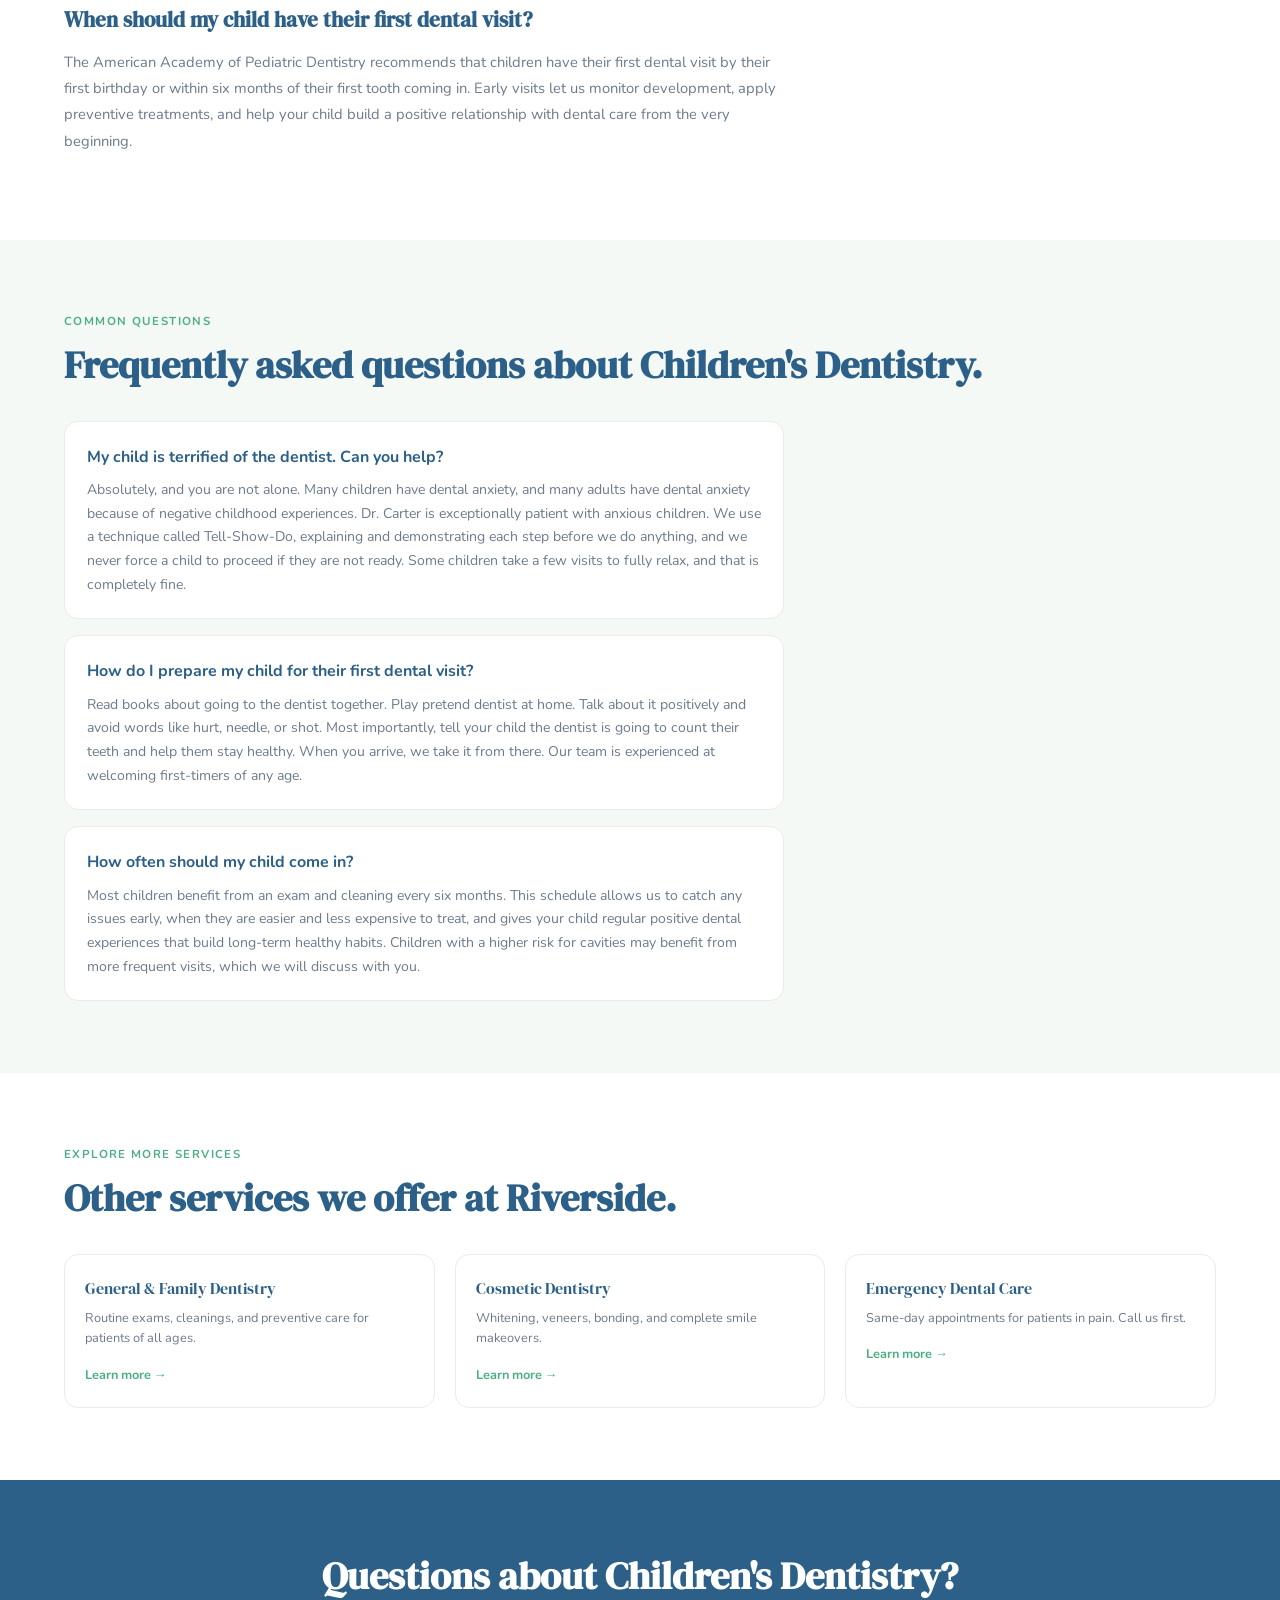
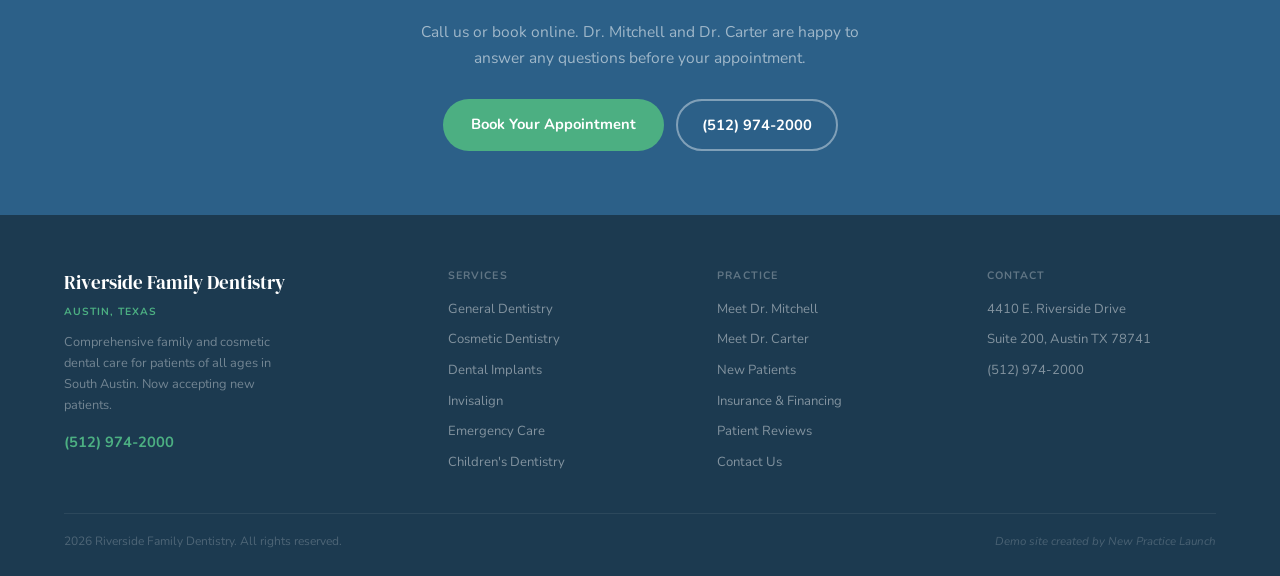
<file: services/childrens-dentistry.html>
<!DOCTYPE html>
<html lang="en">
<head>
  <meta charset="UTF-8">
  <meta name="viewport" content="width=device-width, initial-scale=1.0">
  <title>Children's Dentistry | Riverside Family Dentistry | Austin, TX</title>
  <meta name="description" content="Children's dentist in Austin, TX. Gentle, friendly dental care for kids of all ages at Riverside Family Dentistry. Now accepting new pediatric patients.">
  <link rel="preconnect" href="https://fonts.googleapis.com">
  <link href="https://fonts.googleapis.com/css2?family=DM+Serif+Display:ital@0;1&family=Nunito:wght@300;400;500;600;700&display=swap" rel="stylesheet">
  <link rel="stylesheet" href="../shared.css">
  <style>
    .service-layout { display: grid; grid-template-columns: 1fr 380px; gap: 48px; align-items: start; }
    .service-img { border-radius: 20px; overflow: hidden; height: 380px; margin-bottom: 32px; }
    .service-img img { width: 100%; height: 100%; object-fit: cover; }
    .service-body h3 { font-family: 'DM Serif Display', serif; font-size: 1.3rem; color: var(--blue-dark); margin: 28px 0 12px; }
    .service-body p { font-size: 0.92rem; color: var(--muted); line-height: 1.78; margin-bottom: 14px; }
    .service-list { display: flex; flex-direction: column; gap: 10px; margin: 12px 0 20px; }
    .service-list-item { display: flex; align-items: flex-start; gap: 10px; font-size: 0.9rem; color: var(--muted); line-height: 1.5; }
    .service-list-item::before { content: ''; width: 5px; height: 5px; border-radius: 50%; background: var(--green); flex-shrink: 0; margin-top: 8px; }
    .sidebar { display: flex; flex-direction: column; gap: 20px; position: sticky; top: 90px; }
    .sidebar-card { background: var(--alt); border-radius: 16px; padding: 22px; border: 1px solid var(--border); }
    .sidebar-card-title { font-family: 'DM Serif Display', serif; font-size: 1.1rem; color: var(--blue-dark); margin-bottom: 10px; }
    .sidebar-card p { font-size: 0.83rem; color: var(--muted); line-height: 1.65; margin-bottom: 12px; }
    .sidebar-cta { background: var(--blue-dark); border-radius: 16px; padding: 24px; }
    .sidebar-cta h3 { font-family: 'DM Serif Display', serif; font-size: 1.2rem; color: var(--white); margin-bottom: 8px; }
    .sidebar-cta p { font-size: 0.82rem; color: rgba(255,255,255,0.6); margin-bottom: 16px; line-height: 1.6; }
    .sidebar-cta .btn-green { width: 100%; text-align: center; display: block; }
    .sidebar-phone { text-align: center; font-size: 0.85rem; color: rgba(255,255,255,0.5); margin-top: 10px; }
    .faq-section { background: var(--alt); padding: 72px 5%; }
    .faq-items { display: flex; flex-direction: column; gap: 16px; max-width: 720px; }
    .faq-item { background: var(--white); border-radius: 14px; padding: 22px; border: 1px solid var(--border); }
    .faq-q { font-size: 1rem; font-weight: 700; color: var(--blue-dark); margin-bottom: 8px; }
    .faq-a { font-size: 0.88rem; color: var(--muted); line-height: 1.68; }
    .related-grid { display: grid; grid-template-columns: repeat(3, 1fr); gap: 20px; }
    .related-card { background: var(--white); border-radius: 14px; padding: 20px; border: 1px solid var(--border); }
    .related-name { font-family: 'DM Serif Display', serif; font-size: 1rem; color: var(--blue-dark); margin-bottom: 6px; }
    .related-desc { font-size: 0.8rem; color: var(--muted); line-height: 1.6; margin-bottom: 12px; }
    .related-link { font-size: 0.8rem; font-weight: 700; color: var(--green); }
    @media (max-width: 1024px) { .service-layout { grid-template-columns: 1fr; } .sidebar { position: static; } .related-grid { grid-template-columns: 1fr 1fr; } }
    @media (max-width: 768px) { .related-grid { grid-template-columns: 1fr; } }
  </style>
<link rel="icon" type="image/svg+xml" href="data:image/svg+xml,%3Csvg xmlns='http://www.w3.org/2000/svg' viewBox='0 0 120 120'%3E%3Crect width='120' height='120' rx='24' fill='%232C6088'/%3E%3Cpath d='M25 25C15 45 55 50 50 70C46 88 20 92 30 115L42 115C35 98 58 92 62 72C66 52 30 48 38 28Z' fill='%23FFFFFF'/%3E%3C/svg%3E">
</head>
<body>

<div class="topbar">
  <span><svg width="13" height="13" fill="none" stroke="currentColor" stroke-width="2" viewBox="0 0 24 24"><circle cx="12" cy="12" r="10"/><polyline points="12 6 12 12 16 14"/></svg> Mon to Thu 8am to 5pm &nbsp;|&nbsp; Fri 8am to 2pm</span>
  <span>New Patients Welcome &nbsp;|&nbsp; <span class="topbar-phone">(512) 974-2000</span></span>
</div>

<nav class="nav">
  <a href="../index.html" class="nav-logo-wrap" style="text-decoration:none;color:inherit;">
    <div class="nav-logo-icon"><svg width="20" height="20" viewBox="0 0 120 120"><path d="M25 25C15 45 55 50 50 70C46 88 20 92 30 115L42 115C35 98 58 92 62 72C66 52 30 48 38 28Z" fill="#3A7CA5"/></svg></div>
    <div>
      <div class="nav-logo-name"><a href="../index.html">Riverside Family Dentistry</a></div>
      <div class="nav-logo-sub">Dr. Mitchell &amp; Dr. Carter</div>
    </div>
  </a>
<div class="nav-links">
    <a href="../about/">About</a>
    <a href="../services/">Services</a>
    <a href="../new-patients/">New Patients</a>
    <a href="../index.html#insurance">Insurance</a>
    <a href="../index.html#reviews">Reviews</a>
    <a href="../contact/">Contact</a>
  </div>
  <div class="nav-right">
    <a href="tel:5129742000" class="nav-tel">(512) 974-2000</a>
    <a href="../contact/" class="nav-book">Book Appointment</a>
    <button class="nav-hamburger" id="hamburger" aria-label="Open menu">
        <span></span>
        <span></span>
        <span></span>
      </button>
  </div>
</nav>
  <!-- MOBILE NAV -->
  <div class="mobile-nav" id="mobileNav">
    <a href="../about/" onclick="closeMobileNav()">About</a>
    <a href="../services/" onclick="closeMobileNav()">Services</a>
    <a href="../new-patients/" onclick="closeMobileNav()">New Patients</a>
    <a href="../index.html#insurance" onclick="closeMobileNav()">Insurance</a>
    <a href="../index.html#reviews" onclick="closeMobileNav()">Reviews</a>
    <a href="../contact/" onclick="closeMobileNav()">Contact</a>
    <a href="../contact/" class="mobile-nav-book" onclick="closeMobileNav()">Book Appointment</a>
  </div>

<div class="page-hero">
  <div class="page-hero-breadcrumb"><a href="../index.html">Home</a> / <a href="index.html">Services</a> / Children's Dentistry</div>
  <div class="page-hero-tag">Pediatric Dental Care</div>
  <h1>A dental practice your kids will actually look forward to visiting.</h1>
  <p>At Riverside Family Dentistry, we love treating children. Dr. Carter has a particular passion for pediatric care and works hard to make every child's dental visit feel safe, positive, and even fun. We treat kids as young as two years old.</p>
</div>

<section class="section" style="background:var(--white);">
  <div class="service-layout">
    <div class="service-body">
      <div class="service-img">
        <img src="../assets/images/childrens_photo.jpg" alt="Children's Dentistry Austin TX Riverside Family Dentistry">
      </div>
      <span class="sec-label">Overview</span>
      <h2 class="sec-h2" style="margin-bottom:16px;">A dental practice your kids will actually look forward to visiting.</h2>
      <p>Children who have positive early dental experiences are more likely to maintain good oral health throughout their lives. That is why we take extra time with young patients, explain every step in kid-friendly language, and make sure they feel in control of their experience. We never restrain, rush, or lecture. If a child is nervous, we slow down, let them ask questions, and go at their pace.</p>
      <div class="service-list">
        <div class='service-list-item'>First dental visits for toddlers and young children</div><div class='service-list-item'>Preventive exams and professional cleanings</div><div class='service-list-item'>Digital X-rays sized for children</div><div class='service-list-item'>Fluoride treatments for cavity prevention</div><div class='service-list-item'>Dental sealants to protect molars</div><div class='service-list-item'>Tooth-colored fillings when needed</div><div class='service-list-item'>Space maintainers for early tooth loss</div><div class='service-list-item'>Orthodontic screenings and early intervention referrals</div>
      </div>
      <h3>When should my child have their first dental visit?</h3>
      <p>The American Academy of Pediatric Dentistry recommends that children have their first dental visit by their first birthday or within six months of their first tooth coming in. Early visits let us monitor development, apply preventive treatments, and help your child build a positive relationship with dental care from the very beginning.</p>
    </div>
    <div class="sidebar">
      <div class="sidebar-cta">
        <h3>Ready to get started?</h3>
        <p>Book an appointment with Dr. Mitchell or Dr. Carter. New patients are welcome and we typically have same-week availability.</p>
        <a href="../contact/" class="btn-green">Book an Appointment</a>
        <div class="sidebar-phone">(512) 974-2000</div>
      </div>
      <div class="sidebar-card">
        <div class="sidebar-card-title">Most Insurance Accepted</div>
        <p>We accept Delta Dental, Cigna, Aetna, MetLife, Blue Cross Blue Shield, United Healthcare, Humana, and many more. Call us to verify your specific coverage.</p>
      </div>
      <div class="sidebar-card">
        <div class="sidebar-card-title">Flexible Payment Options</div>
        <p>We offer CareCredit and Sunbit financing so you can get the care you need today and pay over time. Our in-house wellness plan starts at Children's Dentistry9 per month for patients without insurance.</p>
      </div>
    </div>
  </div>
</section>

<section class="faq-section">
  <span class="sec-label">Common Questions</span>
  <h2 class="sec-h2" style="margin-bottom:32px;">Frequently asked questions about Children's Dentistry.</h2>
  <div class="faq-items">
    <div class="faq-item">
      <div class="faq-q">My child is terrified of the dentist. Can you help?</div>
      <p class="faq-a">Absolutely, and you are not alone. Many children have dental anxiety, and many adults have dental anxiety because of negative childhood experiences. Dr. Carter is exceptionally patient with anxious children. We use a technique called Tell-Show-Do, explaining and demonstrating each step before we do anything, and we never force a child to proceed if they are not ready. Some children take a few visits to fully relax, and that is completely fine.</p>
    </div>
    <div class="faq-item">
      <div class="faq-q">How do I prepare my child for their first dental visit?</div>
      <p class="faq-a">Read books about going to the dentist together. Play pretend dentist at home. Talk about it positively and avoid words like hurt, needle, or shot. Most importantly, tell your child the dentist is going to count their teeth and help them stay healthy. When you arrive, we take it from there. Our team is experienced at welcoming first-timers of any age.</p>
    </div>
    <div class="faq-item">
      <div class="faq-q">How often should my child come in?</div>
      <p class="faq-a">Most children benefit from an exam and cleaning every six months. This schedule allows us to catch any issues early, when they are easier and less expensive to treat, and gives your child regular positive dental experiences that build long-term healthy habits. Children with a higher risk for cavities may benefit from more frequent visits, which we will discuss with you.</p>
    </div>
  </div>
</section>

<section class="section" style="background:var(--white);">
  <span class="sec-label">Explore More Services</span>
  <h2 class="sec-h2" style="margin-bottom:32px;">Other services we offer at Riverside.</h2>
  <div class="related-grid">
    <div class="related-card">
      <div class="related-name">General &amp; Family Dentistry</div>
      <p class="related-desc">Routine exams, cleanings, and preventive care for patients of all ages.</p>
      <a href="general-dentistry.html" class="related-link">Learn more &#8594;</a>
    </div>
    <div class="related-card">
      <div class="related-name">Cosmetic Dentistry</div>
      <p class="related-desc">Whitening, veneers, bonding, and complete smile makeovers.</p>
      <a href="cosmetic-dentistry.html" class="related-link">Learn more &#8594;</a>
    </div>
    <div class="related-card">
      <div class="related-name">Emergency Dental Care</div>
      <p class="related-desc">Same-day appointments for patients in pain. Call us first.</p>
      <a href="emergency-dental-care.html" class="related-link">Learn more &#8594;</a>
    </div>
  </div>
</section>

<div class="cta-band">
  <h2>Questions about Children's Dentistry?</h2>
  <p>Call us or book online. Dr. Mitchell and Dr. Carter are happy to answer any questions before your appointment.</p>
  <div class="cta-band-btns">
    <a href="../contact/" class="btn-green">Book Your Appointment</a>
    <a href="tel:5129742000" class="btn-outline" style="color:white;border-color:rgba(255,255,255,0.4);">(512) 974-2000</a>
  </div>
</div>

<footer>
  <div class="footer-grid">
    <div>
      <div class="ft-name">Riverside Family Dentistry</div>
      <div class="ft-sub">Austin, Texas</div>
      <p class="ft-tag">Comprehensive family and cosmetic dental care for patients of all ages in South Austin. Now accepting new patients.</p>
      <div class="ft-phone">(512) 974-2000</div>
    </div>
    <div class="ft-col"><h4>Services</h4><ul>
      <li><a href="general-dentistry.html">General Dentistry</a></li>
      <li><a href="cosmetic-dentistry.html">Cosmetic Dentistry</a></li>
      <li><a href="dental-implants.html">Dental Implants</a></li>
      <li><a href="invisalign.html">Invisalign</a></li>
      <li><a href="emergency-dental-care.html">Emergency Care</a></li>
      <li><a href="childrens-dentistry.html">Children's Dentistry</a></li>
    </ul></div>
    <div class="ft-col"><h4>Practice</h4><ul>
      <li><a href="../about/">Meet Dr. Mitchell</a></li>
      <li><a href="../about/">Meet Dr. Carter</a></li>
      <li><a href="../new-patients/">New Patients</a></li>
      <li><a href="../index.html#insurance">Insurance &amp; Financing</a></li>
      <li><a href="../index.html#reviews">Patient Reviews</a></li>
      <li><a href="../contact/">Contact Us</a></li>
    </ul></div>
    <div class="ft-col"><h4>Contact</h4><ul>
      <li>4410 E. Riverside Drive</li>
      <li>Suite 200, Austin TX 78741</li>
      <li>(512) 974-2000</li>
    </ul></div>
  </div>
  <div class="footer-bottom">
    <span class="ft-copy">2026 Riverside Family Dentistry. All rights reserved.</span>
    <span class="ft-demo">Demo site created by New Practice Launch</span>
  </div>
</footer>

  <script>
    const hamburger = document.getElementById('hamburger');
    const mobileNav = document.getElementById('mobileNav');
    hamburger.addEventListener('click', () => {
      hamburger.classList.toggle('open');
      mobileNav.classList.toggle('open');
    });
    function closeMobileNav() {
      hamburger.classList.remove('open');
      mobileNav.classList.remove('open');
    }
    window.addEventListener('scroll', () => {
      if (mobileNav.classList.contains('open')) closeMobileNav();
    });
  </script>
</body>
</html>
</file>
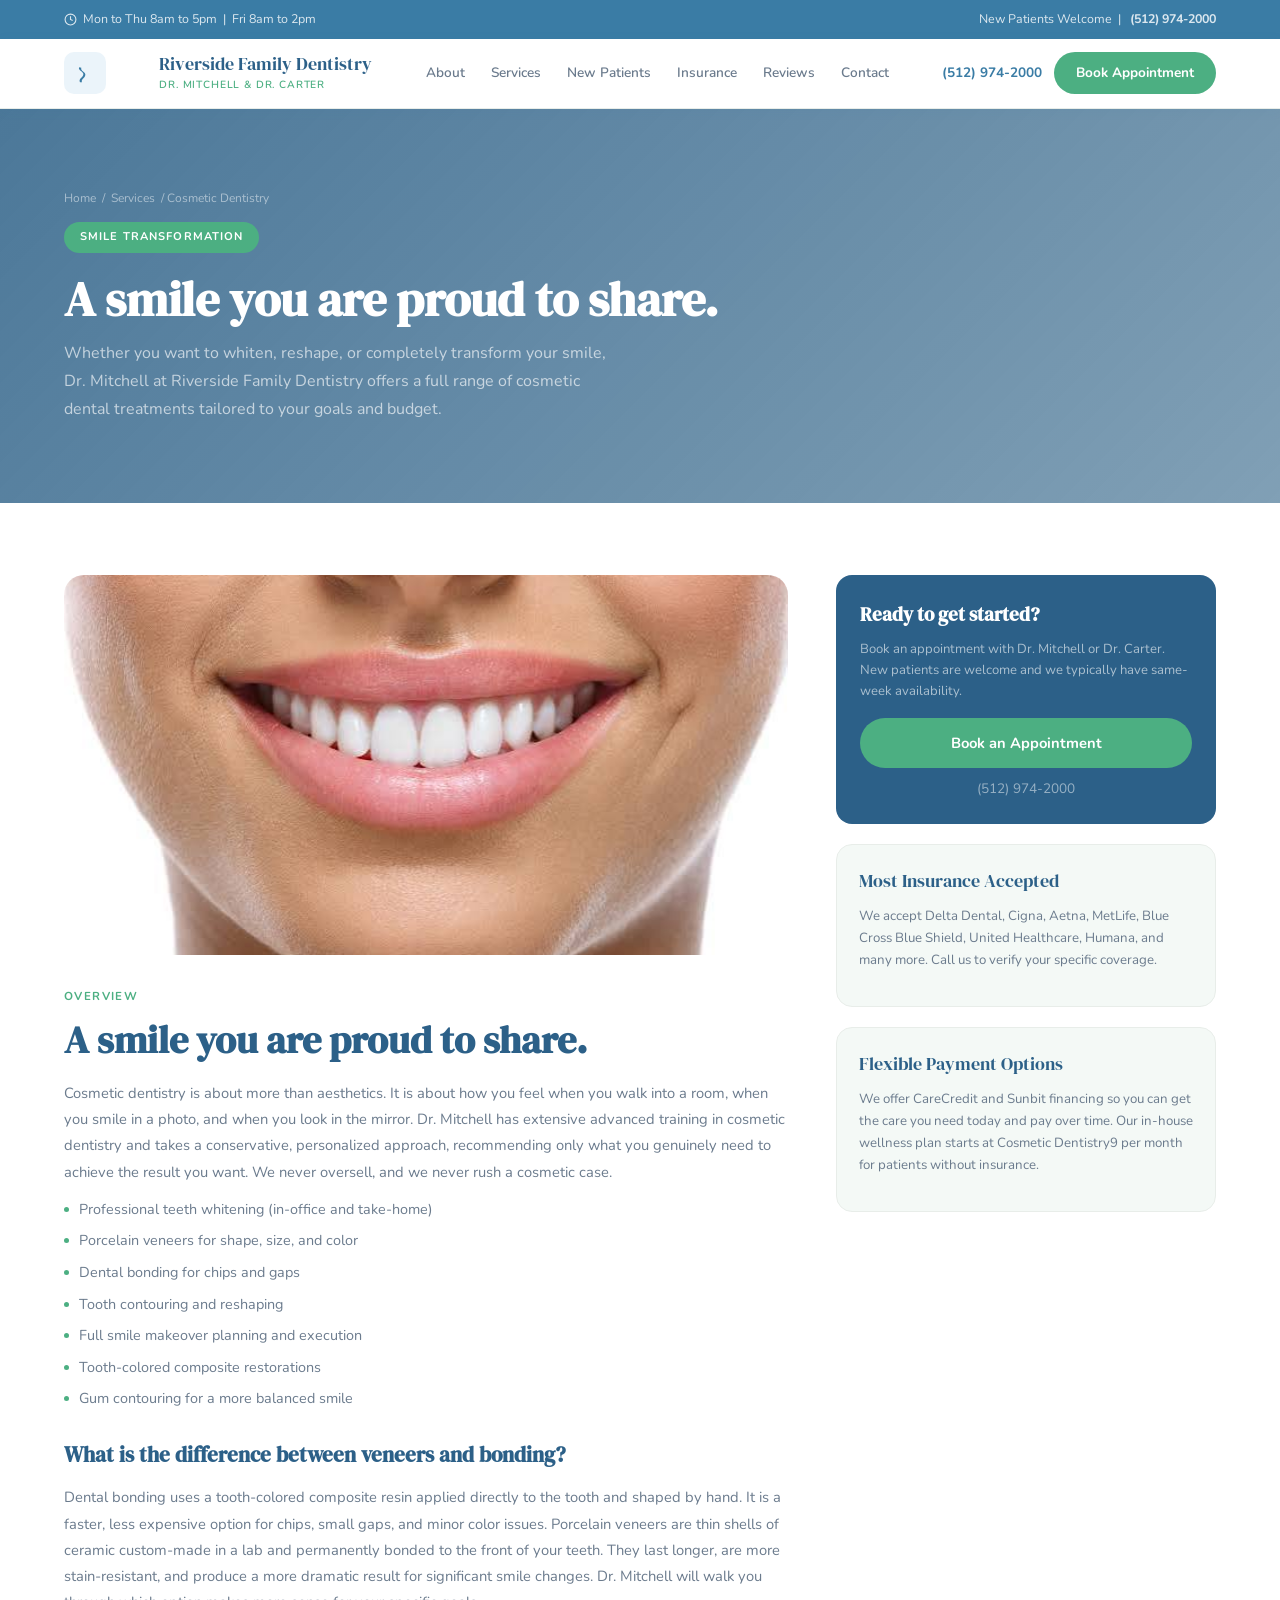
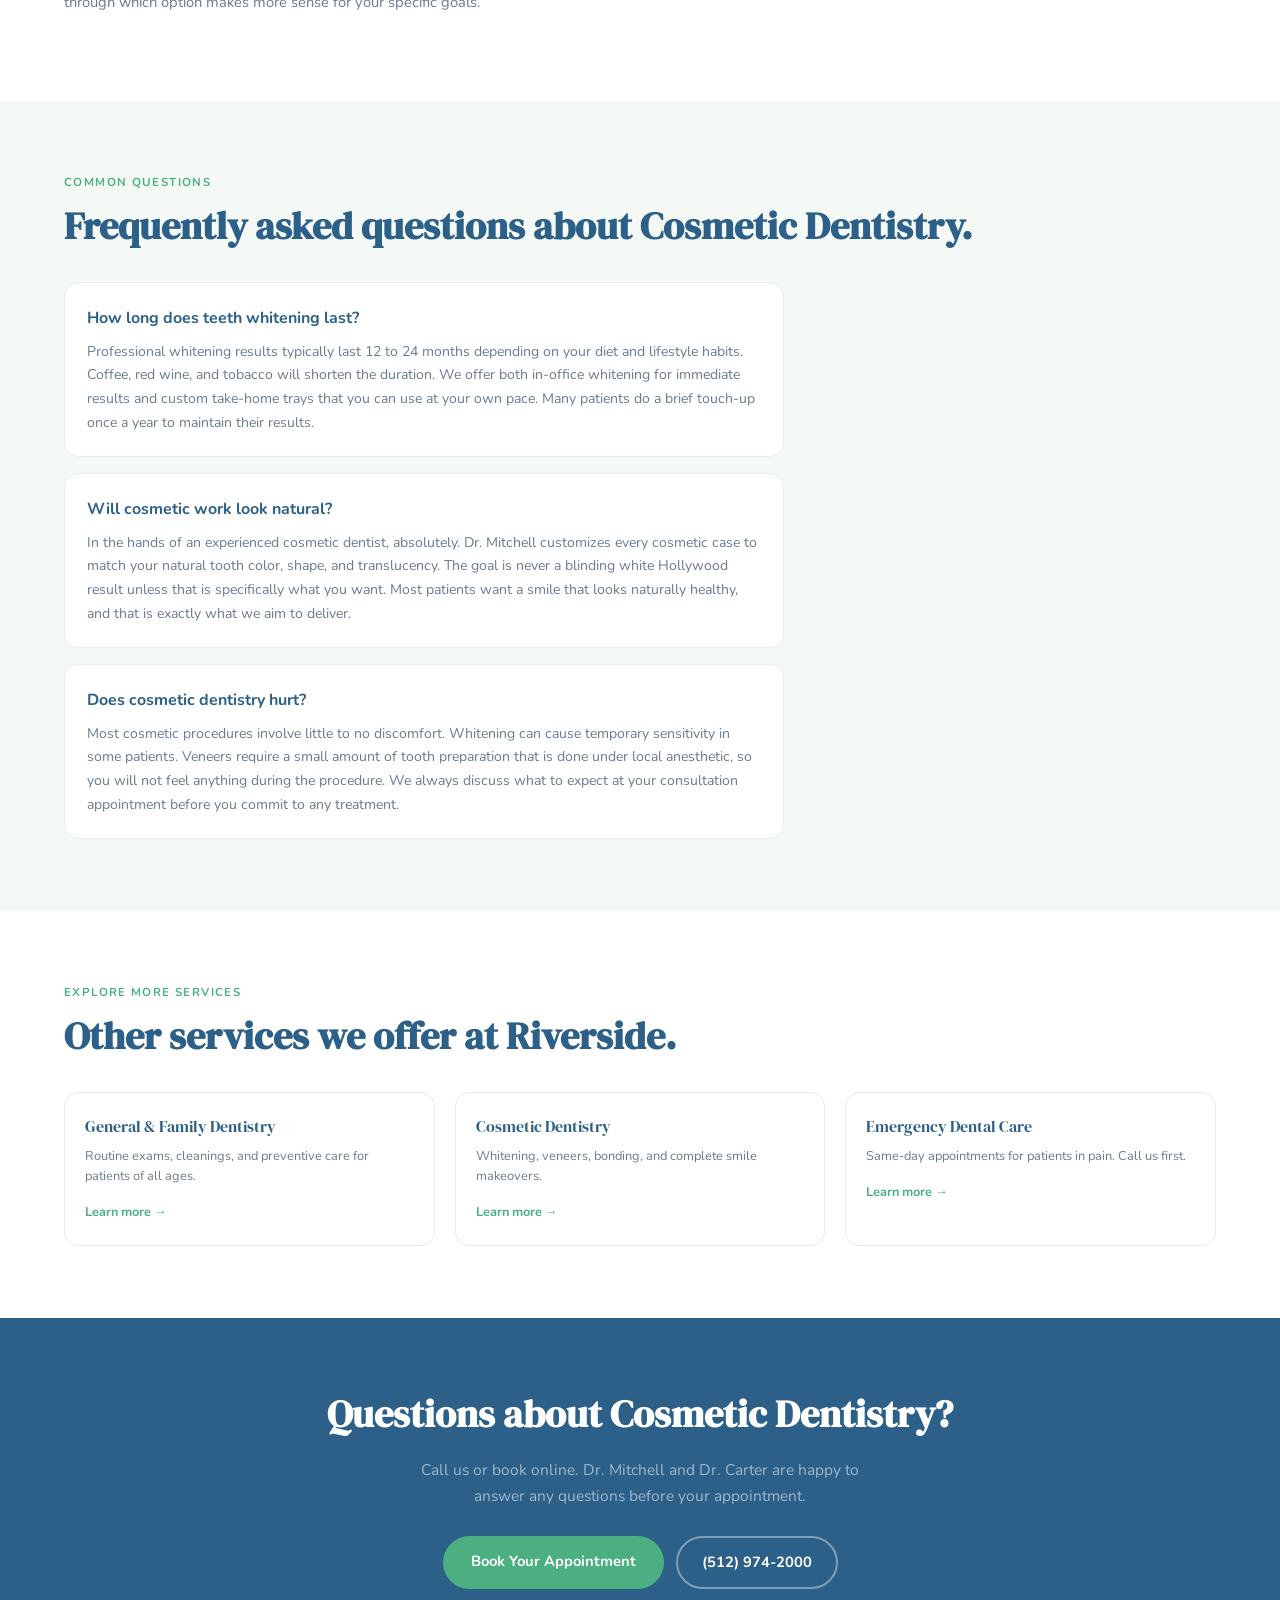
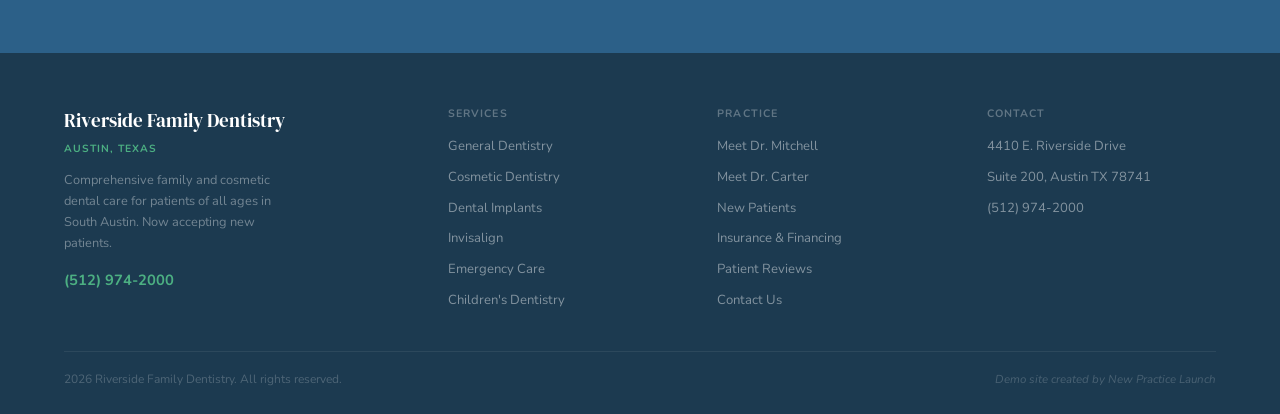
<file: services/cosmetic-dentistry.html>
<!DOCTYPE html>
<html lang="en">
<head>
  <meta charset="UTF-8">
  <meta name="viewport" content="width=device-width, initial-scale=1.0">
  <title>Cosmetic Dentistry | Riverside Family Dentistry | Austin, TX</title>
  <meta name="description" content="Cosmetic dentistry in Austin, TX. Teeth whitening, porcelain veneers, dental bonding, and smile makeovers from Dr. Mitchell at Riverside Family Dentistry.">
  <link rel="preconnect" href="https://fonts.googleapis.com">
  <link href="https://fonts.googleapis.com/css2?family=DM+Serif+Display:ital@0;1&family=Nunito:wght@300;400;500;600;700&display=swap" rel="stylesheet">
  <link rel="stylesheet" href="../shared.css">
  <style>
    .service-layout { display: grid; grid-template-columns: 1fr 380px; gap: 48px; align-items: start; }
    .service-img { border-radius: 20px; overflow: hidden; height: 380px; margin-bottom: 32px; }
    .service-img img { width: 100%; height: 100%; object-fit: cover; }
    .service-body h3 { font-family: 'DM Serif Display', serif; font-size: 1.3rem; color: var(--blue-dark); margin: 28px 0 12px; }
    .service-body p { font-size: 0.92rem; color: var(--muted); line-height: 1.78; margin-bottom: 14px; }
    .service-list { display: flex; flex-direction: column; gap: 10px; margin: 12px 0 20px; }
    .service-list-item { display: flex; align-items: flex-start; gap: 10px; font-size: 0.9rem; color: var(--muted); line-height: 1.5; }
    .service-list-item::before { content: ''; width: 5px; height: 5px; border-radius: 50%; background: var(--green); flex-shrink: 0; margin-top: 8px; }
    .sidebar { display: flex; flex-direction: column; gap: 20px; position: sticky; top: 90px; }
    .sidebar-card { background: var(--alt); border-radius: 16px; padding: 22px; border: 1px solid var(--border); }
    .sidebar-card-title { font-family: 'DM Serif Display', serif; font-size: 1.1rem; color: var(--blue-dark); margin-bottom: 10px; }
    .sidebar-card p { font-size: 0.83rem; color: var(--muted); line-height: 1.65; margin-bottom: 12px; }
    .sidebar-cta { background: var(--blue-dark); border-radius: 16px; padding: 24px; }
    .sidebar-cta h3 { font-family: 'DM Serif Display', serif; font-size: 1.2rem; color: var(--white); margin-bottom: 8px; }
    .sidebar-cta p { font-size: 0.82rem; color: rgba(255,255,255,0.6); margin-bottom: 16px; line-height: 1.6; }
    .sidebar-cta .btn-green { width: 100%; text-align: center; display: block; }
    .sidebar-phone { text-align: center; font-size: 0.85rem; color: rgba(255,255,255,0.5); margin-top: 10px; }
    .faq-section { background: var(--alt); padding: 72px 5%; }
    .faq-items { display: flex; flex-direction: column; gap: 16px; max-width: 720px; }
    .faq-item { background: var(--white); border-radius: 14px; padding: 22px; border: 1px solid var(--border); }
    .faq-q { font-size: 1rem; font-weight: 700; color: var(--blue-dark); margin-bottom: 8px; }
    .faq-a { font-size: 0.88rem; color: var(--muted); line-height: 1.68; }
    .related-grid { display: grid; grid-template-columns: repeat(3, 1fr); gap: 20px; }
    .related-card { background: var(--white); border-radius: 14px; padding: 20px; border: 1px solid var(--border); }
    .related-name { font-family: 'DM Serif Display', serif; font-size: 1rem; color: var(--blue-dark); margin-bottom: 6px; }
    .related-desc { font-size: 0.8rem; color: var(--muted); line-height: 1.6; margin-bottom: 12px; }
    .related-link { font-size: 0.8rem; font-weight: 700; color: var(--green); }
    @media (max-width: 1024px) { .service-layout { grid-template-columns: 1fr; } .sidebar { position: static; } .related-grid { grid-template-columns: 1fr 1fr; } }
    @media (max-width: 768px) { .related-grid { grid-template-columns: 1fr; } }
  </style>
<link rel="icon" type="image/svg+xml" href="data:image/svg+xml,%3Csvg xmlns='http://www.w3.org/2000/svg' viewBox='0 0 120 120'%3E%3Crect width='120' height='120' rx='24' fill='%232C6088'/%3E%3Cpath d='M25 25C15 45 55 50 50 70C46 88 20 92 30 115L42 115C35 98 58 92 62 72C66 52 30 48 38 28Z' fill='%23FFFFFF'/%3E%3C/svg%3E">
</head>
<body>

<div class="topbar">
  <span><svg width="13" height="13" fill="none" stroke="currentColor" stroke-width="2" viewBox="0 0 24 24"><circle cx="12" cy="12" r="10"/><polyline points="12 6 12 12 16 14"/></svg> Mon to Thu 8am to 5pm &nbsp;|&nbsp; Fri 8am to 2pm</span>
  <span>New Patients Welcome &nbsp;|&nbsp; <span class="topbar-phone">(512) 974-2000</span></span>
</div>

<nav class="nav">
  <a href="../index.html" class="nav-logo-wrap" style="text-decoration:none;color:inherit;">
    <div class="nav-logo-icon"><svg width="20" height="20" viewBox="0 0 120 120"><path d="M25 25C15 45 55 50 50 70C46 88 20 92 30 115L42 115C35 98 58 92 62 72C66 52 30 48 38 28Z" fill="#3A7CA5"/></svg></div>
    <div>
      <div class="nav-logo-name"><a href="../index.html">Riverside Family Dentistry</a></div>
      <div class="nav-logo-sub">Dr. Mitchell &amp; Dr. Carter</div>
    </div>
  </a>
<div class="nav-links">
    <a href="../about/">About</a>
    <a href="../services/">Services</a>
    <a href="../new-patients/">New Patients</a>
    <a href="../index.html#insurance">Insurance</a>
    <a href="../index.html#reviews">Reviews</a>
    <a href="../contact/">Contact</a>
  </div>
  <div class="nav-right">
    <a href="tel:5129742000" class="nav-tel">(512) 974-2000</a>
    <a href="../contact/" class="nav-book">Book Appointment</a>
    <button class="nav-hamburger" id="hamburger" aria-label="Open menu">
        <span></span>
        <span></span>
        <span></span>
      </button>
  </div>
</nav>
  <!-- MOBILE NAV -->
  <div class="mobile-nav" id="mobileNav">
    <a href="../about/" onclick="closeMobileNav()">About</a>
    <a href="../services/" onclick="closeMobileNav()">Services</a>
    <a href="../new-patients/" onclick="closeMobileNav()">New Patients</a>
    <a href="../index.html#insurance" onclick="closeMobileNav()">Insurance</a>
    <a href="../index.html#reviews" onclick="closeMobileNav()">Reviews</a>
    <a href="../contact/" onclick="closeMobileNav()">Contact</a>
    <a href="../contact/" class="mobile-nav-book" onclick="closeMobileNav()">Book Appointment</a>
  </div>

<div class="page-hero">
  <div class="page-hero-breadcrumb"><a href="../index.html">Home</a> / <a href="index.html">Services</a> / Cosmetic Dentistry</div>
  <div class="page-hero-tag">Smile Transformation</div>
  <h1>A smile you are proud to share.</h1>
  <p>Whether you want to whiten, reshape, or completely transform your smile, Dr. Mitchell at Riverside Family Dentistry offers a full range of cosmetic dental treatments tailored to your goals and budget.</p>
</div>

<section class="section" style="background:var(--white);">
  <div class="service-layout">
    <div class="service-body">
      <div class="service-img">
        <img src="../assets/images/Cosmetic_1.jpg" alt="Cosmetic Dentistry Austin TX Riverside Family Dentistry">
      </div>
      <span class="sec-label">Overview</span>
      <h2 class="sec-h2" style="margin-bottom:16px;">A smile you are proud to share.</h2>
      <p>Cosmetic dentistry is about more than aesthetics. It is about how you feel when you walk into a room, when you smile in a photo, and when you look in the mirror. Dr. Mitchell has extensive advanced training in cosmetic dentistry and takes a conservative, personalized approach, recommending only what you genuinely need to achieve the result you want. We never oversell, and we never rush a cosmetic case.</p>
      <div class="service-list">
        <div class='service-list-item'>Professional teeth whitening (in-office and take-home)</div><div class='service-list-item'>Porcelain veneers for shape, size, and color</div><div class='service-list-item'>Dental bonding for chips and gaps</div><div class='service-list-item'>Tooth contouring and reshaping</div><div class='service-list-item'>Full smile makeover planning and execution</div><div class='service-list-item'>Tooth-colored composite restorations</div><div class='service-list-item'>Gum contouring for a more balanced smile</div>
      </div>
      <h3>What is the difference between veneers and bonding?</h3>
      <p>Dental bonding uses a tooth-colored composite resin applied directly to the tooth and shaped by hand. It is a faster, less expensive option for chips, small gaps, and minor color issues. Porcelain veneers are thin shells of ceramic custom-made in a lab and permanently bonded to the front of your teeth. They last longer, are more stain-resistant, and produce a more dramatic result for significant smile changes. Dr. Mitchell will walk you through which option makes more sense for your specific goals.</p>
    </div>
    <div class="sidebar">
      <div class="sidebar-cta">
        <h3>Ready to get started?</h3>
        <p>Book an appointment with Dr. Mitchell or Dr. Carter. New patients are welcome and we typically have same-week availability.</p>
        <a href="../contact/" class="btn-green">Book an Appointment</a>
        <div class="sidebar-phone">(512) 974-2000</div>
      </div>
      <div class="sidebar-card">
        <div class="sidebar-card-title">Most Insurance Accepted</div>
        <p>We accept Delta Dental, Cigna, Aetna, MetLife, Blue Cross Blue Shield, United Healthcare, Humana, and many more. Call us to verify your specific coverage.</p>
      </div>
      <div class="sidebar-card">
        <div class="sidebar-card-title">Flexible Payment Options</div>
        <p>We offer CareCredit and Sunbit financing so you can get the care you need today and pay over time. Our in-house wellness plan starts at Cosmetic Dentistry9 per month for patients without insurance.</p>
      </div>
    </div>
  </div>
</section>

<section class="faq-section">
  <span class="sec-label">Common Questions</span>
  <h2 class="sec-h2" style="margin-bottom:32px;">Frequently asked questions about Cosmetic Dentistry.</h2>
  <div class="faq-items">
    <div class="faq-item">
      <div class="faq-q">How long does teeth whitening last?</div>
      <p class="faq-a">Professional whitening results typically last 12 to 24 months depending on your diet and lifestyle habits. Coffee, red wine, and tobacco will shorten the duration. We offer both in-office whitening for immediate results and custom take-home trays that you can use at your own pace. Many patients do a brief touch-up once a year to maintain their results.</p>
    </div>
    <div class="faq-item">
      <div class="faq-q">Will cosmetic work look natural?</div>
      <p class="faq-a">In the hands of an experienced cosmetic dentist, absolutely. Dr. Mitchell customizes every cosmetic case to match your natural tooth color, shape, and translucency. The goal is never a blinding white Hollywood result unless that is specifically what you want. Most patients want a smile that looks naturally healthy, and that is exactly what we aim to deliver.</p>
    </div>
    <div class="faq-item">
      <div class="faq-q">Does cosmetic dentistry hurt?</div>
      <p class="faq-a">Most cosmetic procedures involve little to no discomfort. Whitening can cause temporary sensitivity in some patients. Veneers require a small amount of tooth preparation that is done under local anesthetic, so you will not feel anything during the procedure. We always discuss what to expect at your consultation appointment before you commit to any treatment.</p>
    </div>
  </div>
</section>

<section class="section" style="background:var(--white);">
  <span class="sec-label">Explore More Services</span>
  <h2 class="sec-h2" style="margin-bottom:32px;">Other services we offer at Riverside.</h2>
  <div class="related-grid">
    <div class="related-card">
      <div class="related-name">General &amp; Family Dentistry</div>
      <p class="related-desc">Routine exams, cleanings, and preventive care for patients of all ages.</p>
      <a href="general-dentistry.html" class="related-link">Learn more &#8594;</a>
    </div>
    <div class="related-card">
      <div class="related-name">Cosmetic Dentistry</div>
      <p class="related-desc">Whitening, veneers, bonding, and complete smile makeovers.</p>
      <a href="cosmetic-dentistry.html" class="related-link">Learn more &#8594;</a>
    </div>
    <div class="related-card">
      <div class="related-name">Emergency Dental Care</div>
      <p class="related-desc">Same-day appointments for patients in pain. Call us first.</p>
      <a href="emergency-dental-care.html" class="related-link">Learn more &#8594;</a>
    </div>
  </div>
</section>

<div class="cta-band">
  <h2>Questions about Cosmetic Dentistry?</h2>
  <p>Call us or book online. Dr. Mitchell and Dr. Carter are happy to answer any questions before your appointment.</p>
  <div class="cta-band-btns">
    <a href="../contact/" class="btn-green">Book Your Appointment</a>
    <a href="tel:5129742000" class="btn-outline" style="color:white;border-color:rgba(255,255,255,0.4);">(512) 974-2000</a>
  </div>
</div>

<footer>
  <div class="footer-grid">
    <div>
      <div class="ft-name">Riverside Family Dentistry</div>
      <div class="ft-sub">Austin, Texas</div>
      <p class="ft-tag">Comprehensive family and cosmetic dental care for patients of all ages in South Austin. Now accepting new patients.</p>
      <div class="ft-phone">(512) 974-2000</div>
    </div>
    <div class="ft-col"><h4>Services</h4><ul>
      <li><a href="general-dentistry.html">General Dentistry</a></li>
      <li><a href="cosmetic-dentistry.html">Cosmetic Dentistry</a></li>
      <li><a href="dental-implants.html">Dental Implants</a></li>
      <li><a href="invisalign.html">Invisalign</a></li>
      <li><a href="emergency-dental-care.html">Emergency Care</a></li>
      <li><a href="childrens-dentistry.html">Children's Dentistry</a></li>
    </ul></div>
    <div class="ft-col"><h4>Practice</h4><ul>
      <li><a href="../about/">Meet Dr. Mitchell</a></li>
      <li><a href="../about/">Meet Dr. Carter</a></li>
      <li><a href="../new-patients/">New Patients</a></li>
      <li><a href="../index.html#insurance">Insurance &amp; Financing</a></li>
      <li><a href="../index.html#reviews">Patient Reviews</a></li>
      <li><a href="../contact/">Contact Us</a></li>
    </ul></div>
    <div class="ft-col"><h4>Contact</h4><ul>
      <li>4410 E. Riverside Drive</li>
      <li>Suite 200, Austin TX 78741</li>
      <li>(512) 974-2000</li>
    </ul></div>
  </div>
  <div class="footer-bottom">
    <span class="ft-copy">2026 Riverside Family Dentistry. All rights reserved.</span>
    <span class="ft-demo">Demo site created by New Practice Launch</span>
  </div>
</footer>

  <script>
    const hamburger = document.getElementById('hamburger');
    const mobileNav = document.getElementById('mobileNav');
    hamburger.addEventListener('click', () => {
      hamburger.classList.toggle('open');
      mobileNav.classList.toggle('open');
    });
    function closeMobileNav() {
      hamburger.classList.remove('open');
      mobileNav.classList.remove('open');
    }
    window.addEventListener('scroll', () => {
      if (mobileNav.classList.contains('open')) closeMobileNav();
    });
  </script>
</body>
</html>
</file>
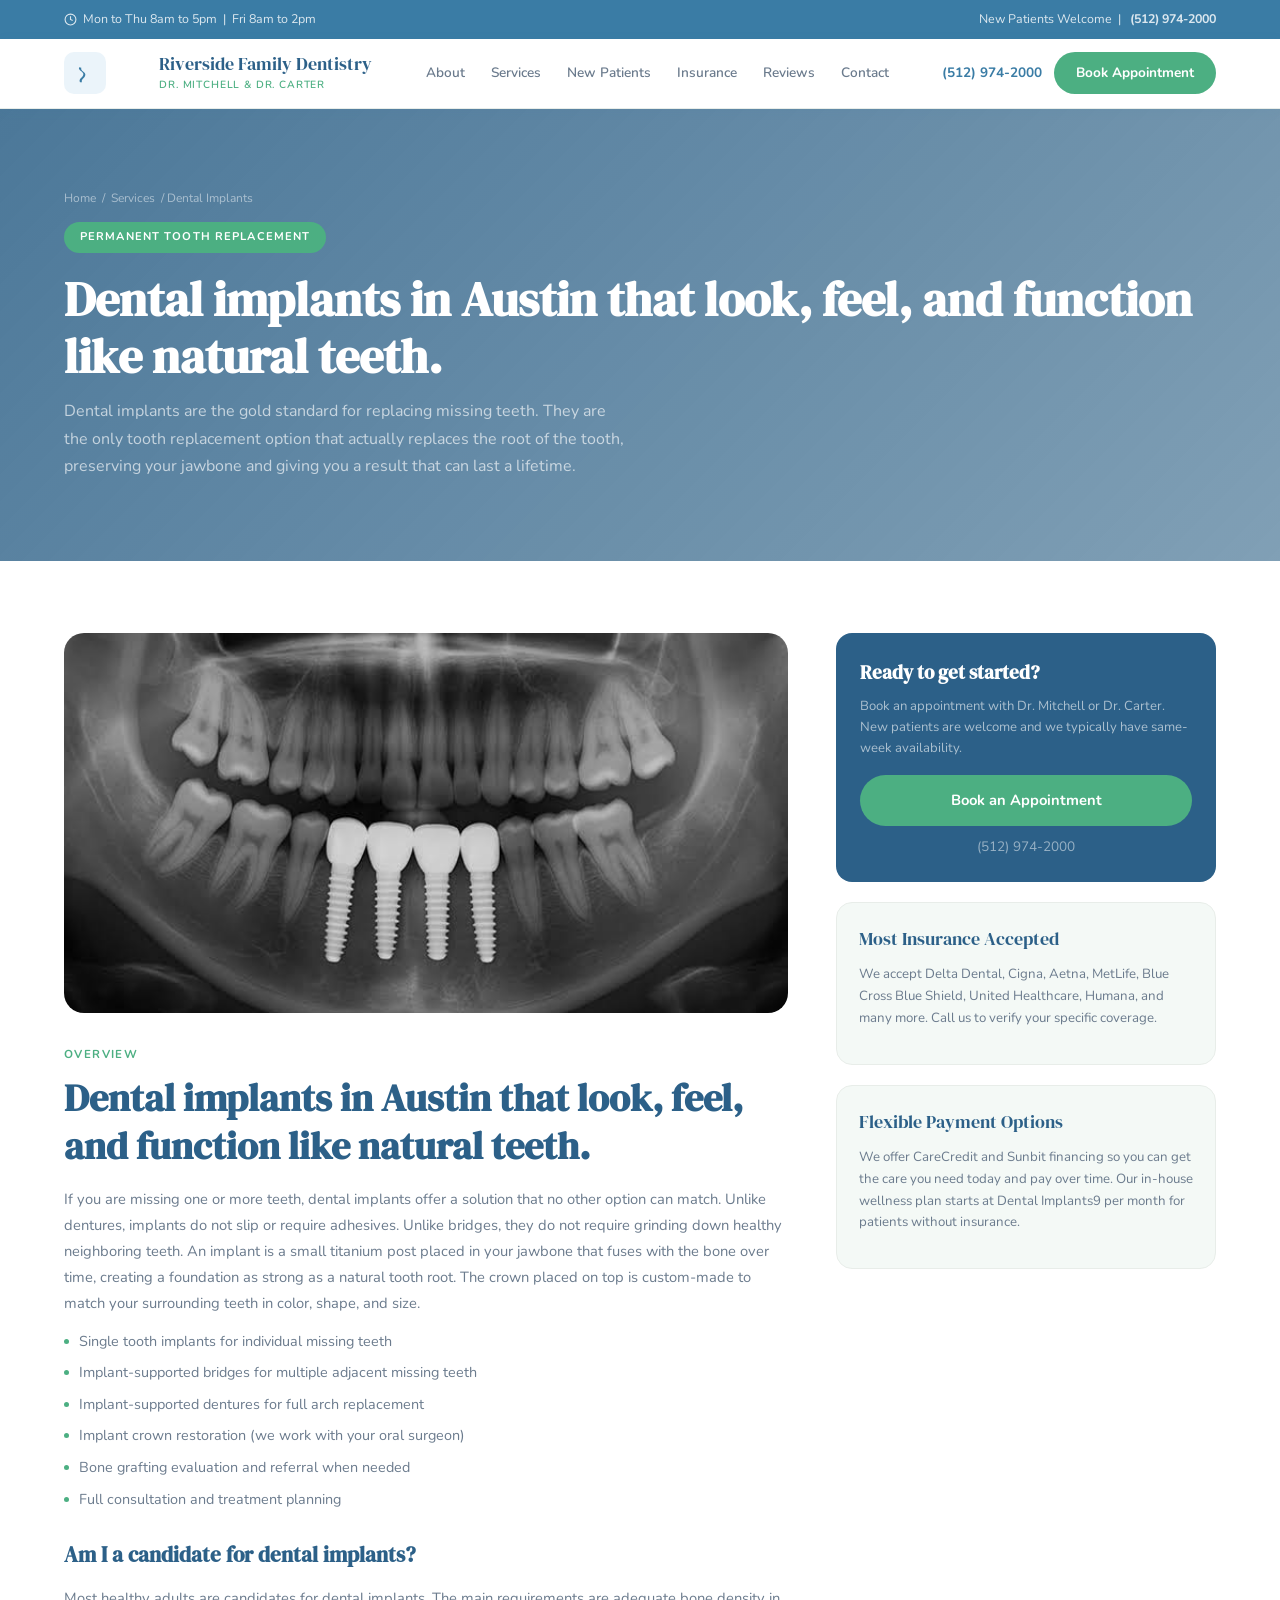
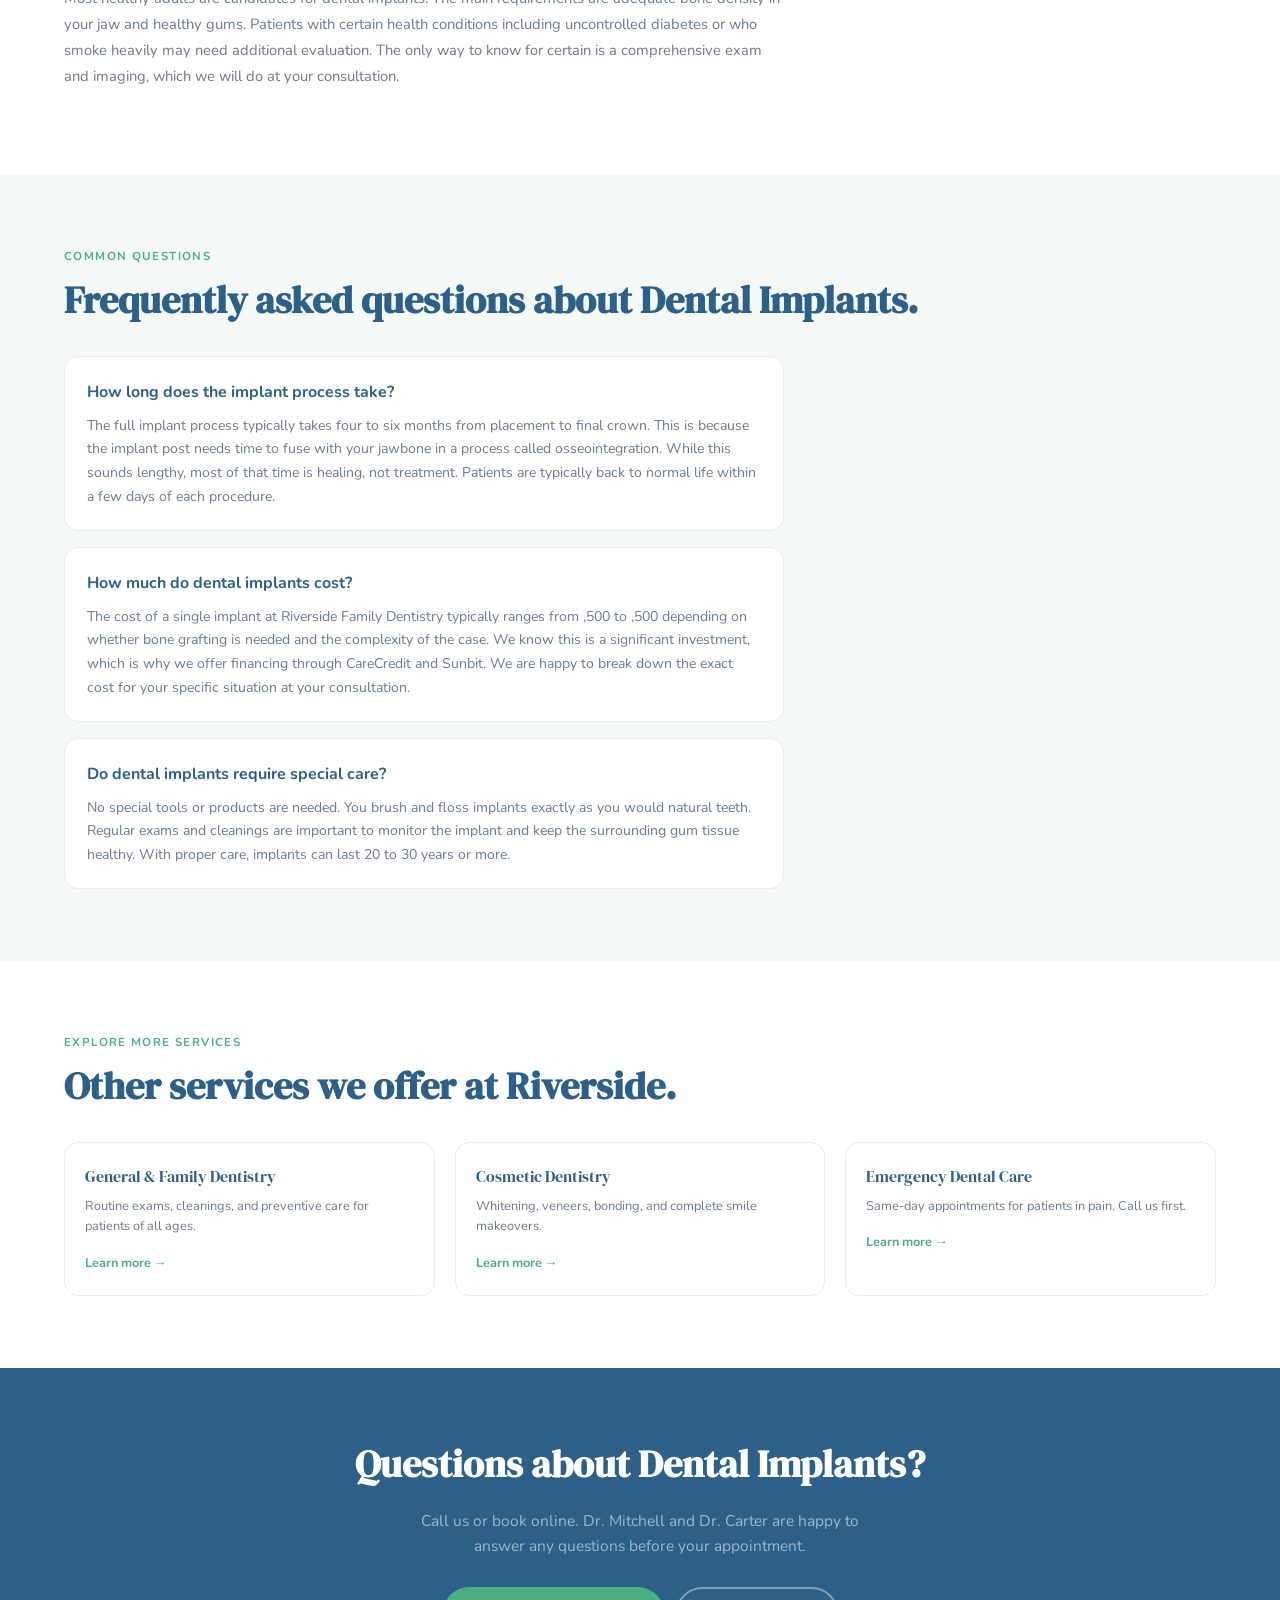
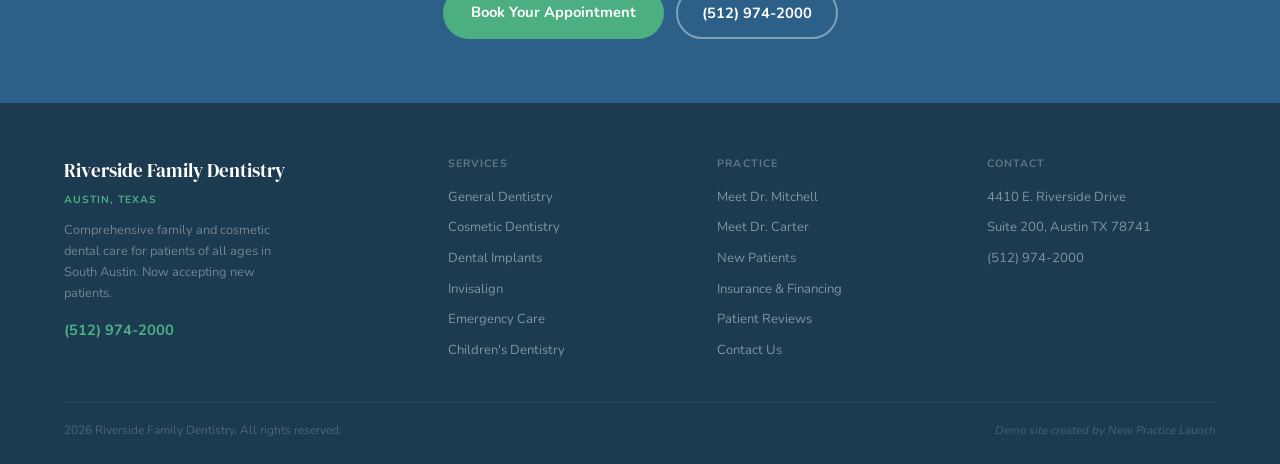
<file: services/dental-implants.html>
<!DOCTYPE html>
<html lang="en">
<head>
  <meta charset="UTF-8">
  <meta name="viewport" content="width=device-width, initial-scale=1.0">
  <title>Dental Implants | Riverside Family Dentistry | Austin, TX</title>
  <meta name="description" content="Dental implants in Austin, TX. Permanent tooth replacement from Dr. Mitchell and Dr. Carter at Riverside Family Dentistry. Natural-looking results that last decades.">
  <link rel="preconnect" href="https://fonts.googleapis.com">
  <link href="https://fonts.googleapis.com/css2?family=DM+Serif+Display:ital@0;1&family=Nunito:wght@300;400;500;600;700&display=swap" rel="stylesheet">
  <link rel="stylesheet" href="../shared.css">
  <style>
    .service-layout { display: grid; grid-template-columns: 1fr 380px; gap: 48px; align-items: start; }
    .service-img { border-radius: 20px; overflow: hidden; height: 380px; margin-bottom: 32px; }
    .service-img img { width: 100%; height: 100%; object-fit: cover; }
    .service-body h3 { font-family: 'DM Serif Display', serif; font-size: 1.3rem; color: var(--blue-dark); margin: 28px 0 12px; }
    .service-body p { font-size: 0.92rem; color: var(--muted); line-height: 1.78; margin-bottom: 14px; }
    .service-list { display: flex; flex-direction: column; gap: 10px; margin: 12px 0 20px; }
    .service-list-item { display: flex; align-items: flex-start; gap: 10px; font-size: 0.9rem; color: var(--muted); line-height: 1.5; }
    .service-list-item::before { content: ''; width: 5px; height: 5px; border-radius: 50%; background: var(--green); flex-shrink: 0; margin-top: 8px; }
    .sidebar { display: flex; flex-direction: column; gap: 20px; position: sticky; top: 90px; }
    .sidebar-card { background: var(--alt); border-radius: 16px; padding: 22px; border: 1px solid var(--border); }
    .sidebar-card-title { font-family: 'DM Serif Display', serif; font-size: 1.1rem; color: var(--blue-dark); margin-bottom: 10px; }
    .sidebar-card p { font-size: 0.83rem; color: var(--muted); line-height: 1.65; margin-bottom: 12px; }
    .sidebar-cta { background: var(--blue-dark); border-radius: 16px; padding: 24px; }
    .sidebar-cta h3 { font-family: 'DM Serif Display', serif; font-size: 1.2rem; color: var(--white); margin-bottom: 8px; }
    .sidebar-cta p { font-size: 0.82rem; color: rgba(255,255,255,0.6); margin-bottom: 16px; line-height: 1.6; }
    .sidebar-cta .btn-green { width: 100%; text-align: center; display: block; }
    .sidebar-phone { text-align: center; font-size: 0.85rem; color: rgba(255,255,255,0.5); margin-top: 10px; }
    .faq-section { background: var(--alt); padding: 72px 5%; }
    .faq-items { display: flex; flex-direction: column; gap: 16px; max-width: 720px; }
    .faq-item { background: var(--white); border-radius: 14px; padding: 22px; border: 1px solid var(--border); }
    .faq-q { font-size: 1rem; font-weight: 700; color: var(--blue-dark); margin-bottom: 8px; }
    .faq-a { font-size: 0.88rem; color: var(--muted); line-height: 1.68; }
    .related-grid { display: grid; grid-template-columns: repeat(3, 1fr); gap: 20px; }
    .related-card { background: var(--white); border-radius: 14px; padding: 20px; border: 1px solid var(--border); }
    .related-name { font-family: 'DM Serif Display', serif; font-size: 1rem; color: var(--blue-dark); margin-bottom: 6px; }
    .related-desc { font-size: 0.8rem; color: var(--muted); line-height: 1.6; margin-bottom: 12px; }
    .related-link { font-size: 0.8rem; font-weight: 700; color: var(--green); }
    @media (max-width: 1024px) { .service-layout { grid-template-columns: 1fr; } .sidebar { position: static; } .related-grid { grid-template-columns: 1fr 1fr; } }
    @media (max-width: 768px) { .related-grid { grid-template-columns: 1fr; } }
  </style>
<link rel="icon" type="image/svg+xml" href="data:image/svg+xml,%3Csvg xmlns='http://www.w3.org/2000/svg' viewBox='0 0 120 120'%3E%3Crect width='120' height='120' rx='24' fill='%232C6088'/%3E%3Cpath d='M25 25C15 45 55 50 50 70C46 88 20 92 30 115L42 115C35 98 58 92 62 72C66 52 30 48 38 28Z' fill='%23FFFFFF'/%3E%3C/svg%3E">
</head>
<body>

<div class="topbar">
  <span><svg width="13" height="13" fill="none" stroke="currentColor" stroke-width="2" viewBox="0 0 24 24"><circle cx="12" cy="12" r="10"/><polyline points="12 6 12 12 16 14"/></svg> Mon to Thu 8am to 5pm &nbsp;|&nbsp; Fri 8am to 2pm</span>
  <span>New Patients Welcome &nbsp;|&nbsp; <span class="topbar-phone">(512) 974-2000</span></span>
</div>

<nav class="nav">
  <a href="../index.html" class="nav-logo-wrap" style="text-decoration:none;color:inherit;">
    <div class="nav-logo-icon"><svg width="20" height="20" viewBox="0 0 120 120"><path d="M25 25C15 45 55 50 50 70C46 88 20 92 30 115L42 115C35 98 58 92 62 72C66 52 30 48 38 28Z" fill="#3A7CA5"/></svg></div>
    <div>
      <div class="nav-logo-name"><a href="../index.html">Riverside Family Dentistry</a></div>
      <div class="nav-logo-sub">Dr. Mitchell &amp; Dr. Carter</div>
    </div>
  </a>
<div class="nav-links">
    <a href="../about/">About</a>
    <a href="../services/">Services</a>
    <a href="../new-patients/">New Patients</a>
    <a href="../index.html#insurance">Insurance</a>
    <a href="../index.html#reviews">Reviews</a>
    <a href="../contact/">Contact</a>
  </div>
  <div class="nav-right">
    <a href="tel:5129742000" class="nav-tel">(512) 974-2000</a>
    <a href="../contact/" class="nav-book">Book Appointment</a>
    <button class="nav-hamburger" id="hamburger" aria-label="Open menu">
        <span></span>
        <span></span>
        <span></span>
      </button>
  </div>
</nav>
  <!-- MOBILE NAV -->
  <div class="mobile-nav" id="mobileNav">
    <a href="../about/" onclick="closeMobileNav()">About</a>
    <a href="../services/" onclick="closeMobileNav()">Services</a>
    <a href="../new-patients/" onclick="closeMobileNav()">New Patients</a>
    <a href="../index.html#insurance" onclick="closeMobileNav()">Insurance</a>
    <a href="../index.html#reviews" onclick="closeMobileNav()">Reviews</a>
    <a href="../contact/" onclick="closeMobileNav()">Contact</a>
    <a href="../contact/" class="mobile-nav-book" onclick="closeMobileNav()">Book Appointment</a>
  </div>

<div class="page-hero">
  <div class="page-hero-breadcrumb"><a href="../index.html">Home</a> / <a href="index.html">Services</a> / Dental Implants</div>
  <div class="page-hero-tag">Permanent Tooth Replacement</div>
  <h1>Dental implants in Austin that look, feel, and function like natural teeth.</h1>
  <p>Dental implants are the gold standard for replacing missing teeth. They are the only tooth replacement option that actually replaces the root of the tooth, preserving your jawbone and giving you a result that can last a lifetime.</p>
</div>

<section class="section" style="background:var(--white);">
  <div class="service-layout">
    <div class="service-body">
      <div class="service-img">
        <img src="../assets/images/Implants_1.jpg" alt="Dental Implants Austin TX Riverside Family Dentistry">
      </div>
      <span class="sec-label">Overview</span>
      <h2 class="sec-h2" style="margin-bottom:16px;">Dental implants in Austin that look, feel, and function like natural teeth.</h2>
      <p>If you are missing one or more teeth, dental implants offer a solution that no other option can match. Unlike dentures, implants do not slip or require adhesives. Unlike bridges, they do not require grinding down healthy neighboring teeth. An implant is a small titanium post placed in your jawbone that fuses with the bone over time, creating a foundation as strong as a natural tooth root. The crown placed on top is custom-made to match your surrounding teeth in color, shape, and size.</p>
      <div class="service-list">
        <div class='service-list-item'>Single tooth implants for individual missing teeth</div><div class='service-list-item'>Implant-supported bridges for multiple adjacent missing teeth</div><div class='service-list-item'>Implant-supported dentures for full arch replacement</div><div class='service-list-item'>Implant crown restoration (we work with your oral surgeon)</div><div class='service-list-item'>Bone grafting evaluation and referral when needed</div><div class='service-list-item'>Full consultation and treatment planning</div>
      </div>
      <h3>Am I a candidate for dental implants?</h3>
      <p>Most healthy adults are candidates for dental implants. The main requirements are adequate bone density in your jaw and healthy gums. Patients with certain health conditions including uncontrolled diabetes or who smoke heavily may need additional evaluation. The only way to know for certain is a comprehensive exam and imaging, which we will do at your consultation.</p>
    </div>
    <div class="sidebar">
      <div class="sidebar-cta">
        <h3>Ready to get started?</h3>
        <p>Book an appointment with Dr. Mitchell or Dr. Carter. New patients are welcome and we typically have same-week availability.</p>
        <a href="../contact/" class="btn-green">Book an Appointment</a>
        <div class="sidebar-phone">(512) 974-2000</div>
      </div>
      <div class="sidebar-card">
        <div class="sidebar-card-title">Most Insurance Accepted</div>
        <p>We accept Delta Dental, Cigna, Aetna, MetLife, Blue Cross Blue Shield, United Healthcare, Humana, and many more. Call us to verify your specific coverage.</p>
      </div>
      <div class="sidebar-card">
        <div class="sidebar-card-title">Flexible Payment Options</div>
        <p>We offer CareCredit and Sunbit financing so you can get the care you need today and pay over time. Our in-house wellness plan starts at Dental Implants9 per month for patients without insurance.</p>
      </div>
    </div>
  </div>
</section>

<section class="faq-section">
  <span class="sec-label">Common Questions</span>
  <h2 class="sec-h2" style="margin-bottom:32px;">Frequently asked questions about Dental Implants.</h2>
  <div class="faq-items">
    <div class="faq-item">
      <div class="faq-q">How long does the implant process take?</div>
      <p class="faq-a">The full implant process typically takes four to six months from placement to final crown. This is because the implant post needs time to fuse with your jawbone in a process called osseointegration. While this sounds lengthy, most of that time is healing, not treatment. Patients are typically back to normal life within a few days of each procedure.</p>
    </div>
    <div class="faq-item">
      <div class="faq-q">How much do dental implants cost?</div>
      <p class="faq-a">The cost of a single implant at Riverside Family Dentistry typically ranges from ,500 to ,500 depending on whether bone grafting is needed and the complexity of the case. We know this is a significant investment, which is why we offer financing through CareCredit and Sunbit. We are happy to break down the exact cost for your specific situation at your consultation.</p>
    </div>
    <div class="faq-item">
      <div class="faq-q">Do dental implants require special care?</div>
      <p class="faq-a">No special tools or products are needed. You brush and floss implants exactly as you would natural teeth. Regular exams and cleanings are important to monitor the implant and keep the surrounding gum tissue healthy. With proper care, implants can last 20 to 30 years or more.</p>
    </div>
  </div>
</section>

<section class="section" style="background:var(--white);">
  <span class="sec-label">Explore More Services</span>
  <h2 class="sec-h2" style="margin-bottom:32px;">Other services we offer at Riverside.</h2>
  <div class="related-grid">
    <div class="related-card">
      <div class="related-name">General &amp; Family Dentistry</div>
      <p class="related-desc">Routine exams, cleanings, and preventive care for patients of all ages.</p>
      <a href="general-dentistry.html" class="related-link">Learn more &#8594;</a>
    </div>
    <div class="related-card">
      <div class="related-name">Cosmetic Dentistry</div>
      <p class="related-desc">Whitening, veneers, bonding, and complete smile makeovers.</p>
      <a href="cosmetic-dentistry.html" class="related-link">Learn more &#8594;</a>
    </div>
    <div class="related-card">
      <div class="related-name">Emergency Dental Care</div>
      <p class="related-desc">Same-day appointments for patients in pain. Call us first.</p>
      <a href="emergency-dental-care.html" class="related-link">Learn more &#8594;</a>
    </div>
  </div>
</section>

<div class="cta-band">
  <h2>Questions about Dental Implants?</h2>
  <p>Call us or book online. Dr. Mitchell and Dr. Carter are happy to answer any questions before your appointment.</p>
  <div class="cta-band-btns">
    <a href="../contact/" class="btn-green">Book Your Appointment</a>
    <a href="tel:5129742000" class="btn-outline" style="color:white;border-color:rgba(255,255,255,0.4);">(512) 974-2000</a>
  </div>
</div>

<footer>
  <div class="footer-grid">
    <div>
      <div class="ft-name">Riverside Family Dentistry</div>
      <div class="ft-sub">Austin, Texas</div>
      <p class="ft-tag">Comprehensive family and cosmetic dental care for patients of all ages in South Austin. Now accepting new patients.</p>
      <div class="ft-phone">(512) 974-2000</div>
    </div>
    <div class="ft-col"><h4>Services</h4><ul>
      <li><a href="general-dentistry.html">General Dentistry</a></li>
      <li><a href="cosmetic-dentistry.html">Cosmetic Dentistry</a></li>
      <li><a href="dental-implants.html">Dental Implants</a></li>
      <li><a href="invisalign.html">Invisalign</a></li>
      <li><a href="emergency-dental-care.html">Emergency Care</a></li>
      <li><a href="childrens-dentistry.html">Children's Dentistry</a></li>
    </ul></div>
    <div class="ft-col"><h4>Practice</h4><ul>
      <li><a href="../about/">Meet Dr. Mitchell</a></li>
      <li><a href="../about/">Meet Dr. Carter</a></li>
      <li><a href="../new-patients/">New Patients</a></li>
      <li><a href="../index.html#insurance">Insurance &amp; Financing</a></li>
      <li><a href="../index.html#reviews">Patient Reviews</a></li>
      <li><a href="../contact/">Contact Us</a></li>
    </ul></div>
    <div class="ft-col"><h4>Contact</h4><ul>
      <li>4410 E. Riverside Drive</li>
      <li>Suite 200, Austin TX 78741</li>
      <li>(512) 974-2000</li>
    </ul></div>
  </div>
  <div class="footer-bottom">
    <span class="ft-copy">2026 Riverside Family Dentistry. All rights reserved.</span>
    <span class="ft-demo">Demo site created by New Practice Launch</span>
  </div>
</footer>

  <script>
    const hamburger = document.getElementById('hamburger');
    const mobileNav = document.getElementById('mobileNav');
    hamburger.addEventListener('click', () => {
      hamburger.classList.toggle('open');
      mobileNav.classList.toggle('open');
    });
    function closeMobileNav() {
      hamburger.classList.remove('open');
      mobileNav.classList.remove('open');
    }
    window.addEventListener('scroll', () => {
      if (mobileNav.classList.contains('open')) closeMobileNav();
    });
  </script>
</body>
</html>
</file>
<file: shared.css>
/* ── RIVERSIDE FAMILY DENTISTRY — SHARED STYLES ─────────── */
*, *::before, *::after { box-sizing: border-box; margin: 0; padding: 0; }
html { scroll-behavior: smooth; }
body {
  font-family: 'Nunito', sans-serif;
  background: #FFFEF9;
  color: #2D2D2D;
  line-height: 1.65;
  -webkit-font-smoothing: antialiased;
}
img { max-width: 100%; display: block; }
a { text-decoration: none; color: inherit; }
ul { list-style: none; }

:root {
  --blue:      #3A7CA5;
  --blue-dark: #2C6088;
  --blue-lt:   #EBF4FA;
  --green:     #4CAF82;
  --green-lt:  #EDF7F2;
  --warm:      #FFFEF9;
  --alt:       #F4F9F6;
  --white:     #FFFFFF;
  --border:    #E8EDE9;
  --text:      #2D2D2D;
  --muted:     #6B7B8D;
  --soft:      #8FA8B4;
}

/* TOPBAR */
.topbar {
  background: var(--blue);
  padding: 9px 5%;
  display: flex;
  align-items: center;
  justify-content: space-between;
}
.topbar span {
  font-size: 0.78rem;
  color: rgba(255,255,255,0.82);
  display: flex;
  align-items: center;
  gap: 6px;
}
.topbar-phone { font-size: 0.85rem; font-weight: 700; color: #FFFFFF; }

/* NAV */
.nav {
  background: var(--white);
  border-bottom: 1px solid var(--border);
  display: flex;
  align-items: center;
  justify-content: space-between;
  padding: 0 5%;
  height: 70px;
  position: sticky;
  top: 0;
  z-index: 100;
  box-shadow: 0 2px 12px rgba(58,124,165,0.06);
}
.nav-logo-wrap { display: flex; align-items: center; gap: 12px; }
.nav-logo-icon {
  width: 42px; height: 42px;
  background: var(--blue-lt);
  border-radius: 10px;
  display: flex; align-items: center; justify-content: center;
}
.nav-logo-name {
  font-family: 'DM Serif Display', serif;
  font-size: 1.15rem;
  color: var(--blue-dark);
  line-height: 1.2;
}
.nav-logo-sub {
  font-size: 0.65rem;
  font-weight: 600;
  color: var(--green);
  letter-spacing: 0.08em;
  text-transform: uppercase;
}
.nav-links { display: flex; align-items: center; gap: 26px; }
.nav-links a {
  font-size: 0.85rem;
  font-weight: 600;
  color: var(--muted);
  transition: color 0.2s;
}
.nav-links a:hover, .nav-links a.active { color: var(--blue); }
.nav-right { display: flex; align-items: center; gap: 12px; }
.nav-tel { font-size: 0.85rem; font-weight: 700; color: var(--blue); }
.nav-book {
  background: var(--green);
  color: var(--white);
  font-family: 'Nunito', sans-serif;
  font-size: 0.85rem;
  font-weight: 700;
  padding: 10px 22px;
  border-radius: 100px;
  border: none;
  cursor: pointer;
  transition: background 0.2s;
  display: inline-block;
  text-decoration: none;
}
.nav-book:hover { background: #3D9E70; }

/* PAGE HERO */
.page-hero {
  position: relative;
  padding: 80px 5%;
  overflow: hidden;
  min-height: 280px;
  display: flex;
  flex-direction: column;
  justify-content: center;
}
.page-hero::before {
  content: '';
  position: absolute;
  inset: 0;
  background-image: url('https://images.unsplash.com/photo-1629909615184-74f495363b67?auto=format&fit=crop&w=1600&q=80');
  background-size: cover;
  background-position: center 40%;
  filter: brightness(0.25);
  z-index: 0;
}
.page-hero::after {
  content: '';
  position: absolute;
  inset: 0;
  background: linear-gradient(135deg, rgba(44,96,136,0.85) 0%, rgba(44,96,136,0.6) 100%);
  z-index: 1;
}
.page-hero-breadcrumb {
  font-size: 0.75rem;
  color: rgba(255,255,255,0.5);
  margin-bottom: 14px;
  display: flex;
  align-items: center;
  gap: 6px;
  position: relative;
  z-index: 2;
}
.page-hero-breadcrumb a { color: rgba(255,255,255,0.5); }
.page-hero-breadcrumb a:hover { color: rgba(255,255,255,0.8); }
.page-hero h1 {
  font-family: 'DM Serif Display', serif;
  font-size: clamp(2rem, 4vw, 3rem);
  color: var(--white);
  line-height: 1.2;
  margin-bottom: 12px;
  position: relative;
  z-index: 2;
}
.page-hero p {
  font-size: 1rem;
  color: rgba(255,255,255,0.65);
  line-height: 1.72;
  max-width: 560px;
  position: relative;
  z-index: 2;
}
.page-hero-tag {
  display: inline-block;
  background: var(--green);
  color: var(--white);
  font-size: 0.7rem;
  font-weight: 700;
  letter-spacing: 0.1em;
  text-transform: uppercase;
  padding: 6px 16px;
  border-radius: 100px;
  margin-bottom: 18px;
  position: relative;
  z-index: 2;
  width: fit-content;
}

/* SHARED SECTION */
.section { padding: 72px 5%; }
.sec-label {
  font-size: 0.72rem;
  font-weight: 700;
  letter-spacing: 0.12em;
  text-transform: uppercase;
  color: var(--green);
  margin-bottom: 10px;
  display: block;
}
.sec-h2 {
  font-family: 'DM Serif Display', serif;
  font-size: clamp(1.8rem, 3vw, 2.4rem);
  color: var(--blue-dark);
  line-height: 1.25;
  margin-bottom: 14px;
}
.sec-p {
  font-size: 0.97rem;
  color: var(--muted);
  line-height: 1.75;
  max-width: 600px;
  margin-bottom: 44px;
}

/* BUTTONS */
.btn-green {
  background: var(--green);
  color: var(--white);
  font-family: 'Nunito', sans-serif;
  font-size: 0.92rem;
  font-weight: 700;
  padding: 13px 28px;
  border-radius: 100px;
  border: none;
  cursor: pointer;
  transition: background 0.2s;
  display: inline-block;
}
.btn-green:hover { background: #3D9E70; }
.btn-blue {
  background: var(--blue);
  color: var(--white);
  font-family: 'Nunito', sans-serif;
  font-size: 0.92rem;
  font-weight: 700;
  padding: 13px 28px;
  border-radius: 100px;
  border: none;
  cursor: pointer;
  transition: background 0.2s;
  display: inline-block;
}
.btn-blue:hover { background: var(--blue-dark); }
.btn-outline {
  background: transparent;
  color: var(--blue);
  font-family: 'Nunito', sans-serif;
  font-size: 0.92rem;
  font-weight: 700;
  padding: 12px 24px;
  border-radius: 100px;
  border: 2px solid var(--blue);
  cursor: pointer;
  transition: all 0.2s;
  display: inline-block;
}
.btn-outline:hover { background: var(--blue); color: var(--white); }

/* CTA BAND */
.cta-band {
  background: var(--blue-dark);
  padding: 64px 5%;
  text-align: center;
}
.cta-band h2 {
  font-family: 'DM Serif Display', serif;
  font-size: clamp(1.8rem, 3vw, 2.4rem);
  color: var(--white);
  margin-bottom: 12px;
}
.cta-band p {
  font-size: 0.97rem;
  color: rgba(255,255,255,0.55);
  margin-bottom: 28px;
  max-width: 480px;
  margin-left: auto;
  margin-right: auto;
}
.cta-band-btns { display: flex; gap: 12px; justify-content: center; flex-wrap: wrap; }

/* FOOTER */
footer { background: #1C3A50; padding: 52px 5% 24px; }
.footer-grid { display: grid; grid-template-columns: 1.5fr 1fr 1fr 1fr; gap: 40px; margin-bottom: 40px; }
.ft-name { font-family: 'DM Serif Display', serif; font-size: 1.2rem; color: var(--white); margin-bottom: 4px; }
.ft-sub { font-size: 0.65rem; font-weight: 700; letter-spacing: 0.1em; text-transform: uppercase; color: var(--green); margin-bottom: 12px; }
.ft-tag { font-size: 0.8rem; color: rgba(255,255,255,0.38); line-height: 1.65; margin-bottom: 14px; max-width: 220px; }
.ft-phone { font-size: 0.92rem; font-weight: 700; color: var(--green); }
.ft-col h4 { font-size: 0.67rem; font-weight: 700; text-transform: uppercase; letter-spacing: 0.1em; color: rgba(255,255,255,0.3); margin-bottom: 14px; }
.ft-col ul { display: flex; flex-direction: column; gap: 9px; }
.ft-col li { font-size: 0.82rem; color: rgba(255,255,255,0.45); cursor: pointer; transition: color 0.2s; }
.ft-col li:hover { color: rgba(255,255,255,0.8); }
.footer-bottom { border-top: 1px solid rgba(255,255,255,0.07); padding-top: 18px; display: flex; justify-content: space-between; flex-wrap: wrap; gap: 8px; }
.ft-copy { font-size: 0.75rem; color: rgba(255,255,255,0.22); }
.ft-demo { font-size: 0.72rem; color: rgba(255,255,255,0.2); font-style: italic; }

/* RESPONSIVE */
@media (max-width: 768px) {
  .topbar { display: none; }
  .nav-links { display: none; }
  .footer-grid { grid-template-columns: 1fr 1fr; gap: 24px; }
}
@media (max-width: 480px) {
  .footer-grid { grid-template-columns: 1fr; }
}

/* HAMBURGER */
.nav-hamburger {
  display: none;
  cursor: pointer;
  flex-direction: column;
  gap: 5px;
  padding: 4px;
  background: none;
  border: none;
  z-index: 200;
}
.nav-hamburger span {
  display: block;
  width: 24px;
  height: 2px;
  background: var(--blue-dark);
  border-radius: 2px;
  transition: all 0.3s;
}
.nav-hamburger.open span:nth-child(1) { transform: translateY(7px) rotate(45deg); }
.nav-hamburger.open span:nth-child(2) { opacity: 0; }
.nav-hamburger.open span:nth-child(3) { transform: translateY(-7px) rotate(-45deg); }

.mobile-nav {
  display: none;
  position: fixed;
  top: 70px;
  left: 0;
  right: 0;
  background: var(--white);
  border-bottom: 1px solid var(--border);
  padding: 16px 5%;
  flex-direction: column;
  gap: 0;
  z-index: 99;
  box-shadow: 0 8px 24px rgba(44,96,136,0.12);
}
.mobile-nav.open { display: flex; }
.mobile-nav a {
  font-size: 1rem;
  font-weight: 600;
  color: var(--blue-dark);
  padding: 14px 0;
  border-bottom: 1px solid var(--border);
  display: block;
  text-decoration: none;
}
.mobile-nav a:last-child { border-bottom: none; }
.mobile-nav a:hover { color: var(--green); }
.mobile-nav-book {
  margin-top: 12px;
  background: var(--green) !important;
  color: var(--white) !important;
  padding: 14px 20px !important;
  border-radius: 100px;
  text-align: center;
  border-bottom: none !important;
}

@media (max-width: 768px) {
  .nav-links { display: none; }
  .nav-tel { display: none; }
  .nav-book { display: none; }
  .nav-hamburger { display: flex; }
}
</file>
